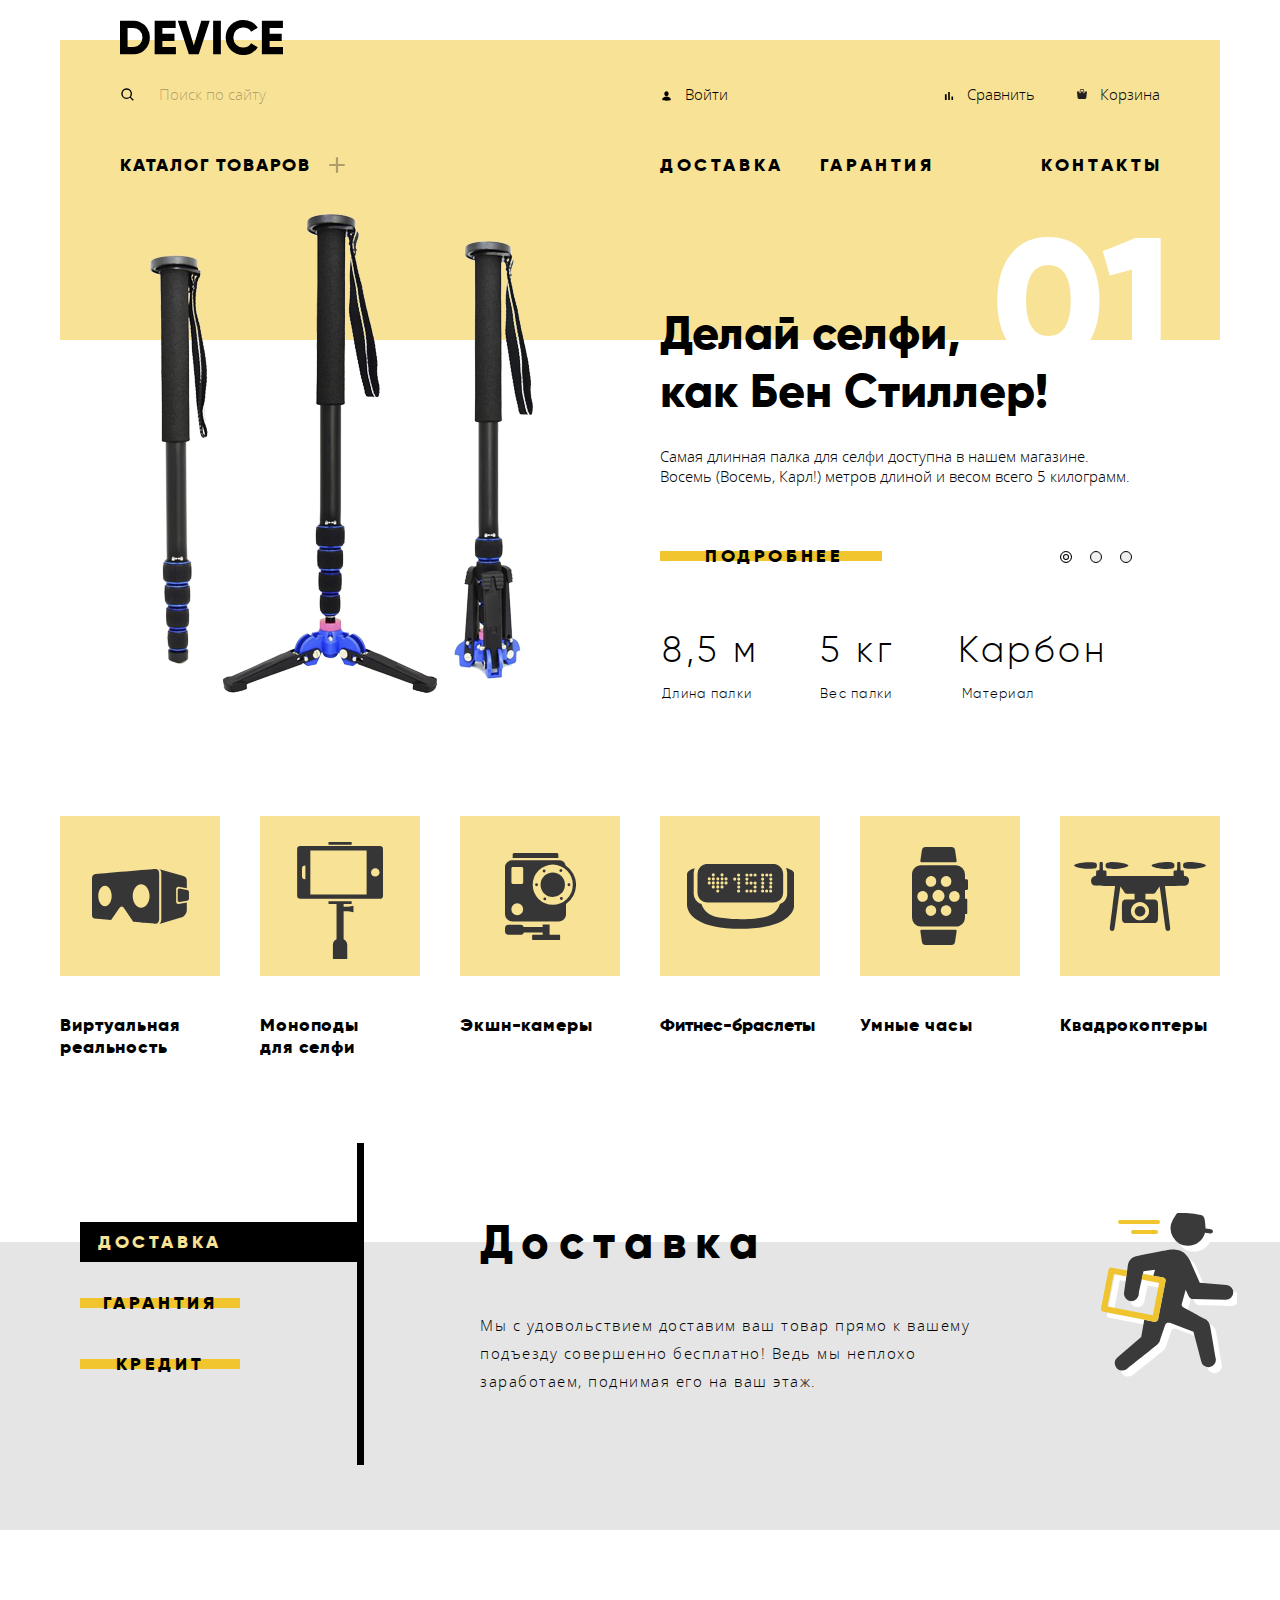
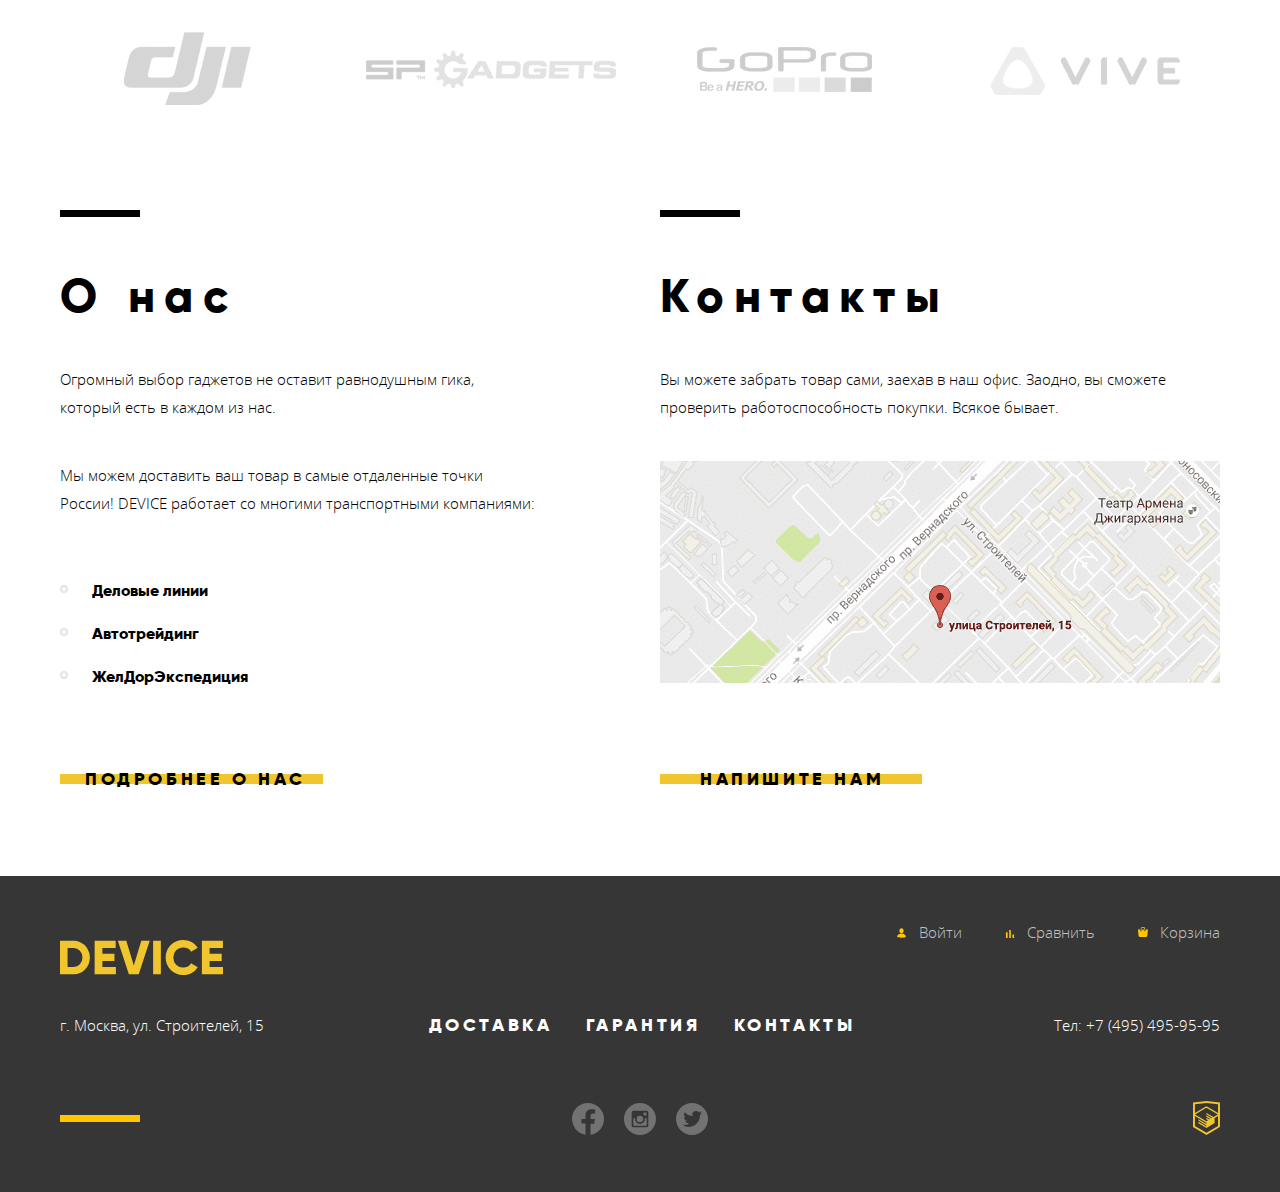
<file: index.html>
<!DOCTYPE html>
<html class="page" lang="ru">

<head>
  <meta charset="utf-8">
  <title>HTML Academy: Девайс</title>
  <link href="css/normalize.css" rel="stylesheet" />
  <link href="css/style-min.css" rel="stylesheet" />
</head>

<body class="page-body">
  <header class="header size">
    <a class="logo">
      <svg width="163" height="35">
        <g clip-path="url(#clip0)">
          <path fill-rule="evenodd" clip-rule="evenodd"
            d="M-.15.7v33.6h13.53a15.72 15.72 0 0011.72-4.82 16.46 16.46 0 004.71-11.98A16.46 16.46 0 0019.75 1.88 15.72 15.72 0 0013.38.7H-.15zm7.73 26.21V8.09h5.8a8.65 8.65 0 016.5 2.57 9.4 9.4 0 012.5 6.84 9.4 9.4 0 01-2.5 6.84 8.64 8.64 0 01-6.5 2.57h-5.8zm34.8-5.95h12.08v-7.3H42.38V8.09h13.29V.7H34.65v33.6H55.9v-7.39H42.38v-5.95zM78.72 34.3L89.74.7H81.3l-7.5 24.72L66.3.7h-8.45l11.02 33.6h9.85zm14.4 0h7.74V.7h-7.73v33.6zm38.62-1.41a15.5 15.5 0 006.04-5.7l-6.67-3.83a7.48 7.48 0 01-3.16 3.02 9.87 9.87 0 01-4.67 1.1 9.6 9.6 0 01-7.17-2.73 9.91 9.91 0 01-2.69-7.25 9.93 9.93 0 012.69-7.25 9.6 9.6 0 017.17-2.74 9.9 9.9 0 014.64 1.08 7.59 7.59 0 013.2 3.05l6.66-3.84a15.87 15.87 0 00-6.09-5.69 17.42 17.42 0 00-8.4-2.08 17.12 17.12 0 00-17.6 17.47 17.12 17.12 0 0017.59 17.47c2.95.03 5.86-.69 8.46-2.08zm17.88-11.93h12.08v-7.3h-12.08V8.09h13.29V.7h-21.03v33.6h21.27v-7.39h-13.53v-5.95z"
            fill="#000" />
        </g>
        <defs></defs>
      </svg>
    </a>
    <div class="user-navigation">
      <form class="search">
        <label class="search-label visually-hidden" for="search-input">Поиск по сайту</label>
        <input type="text" id="search-input" placeholder="Поиск по сайту">
        <button type="submit">Найти</button>
      </form>
      <div class="additional-navigation">
        <a class="login" href="blank.html">Войти</a>
        <a class="compare" href="blank.html">Сравнить</a>
        <a class="basket" href="blank.html">Корзина</a>
      </div>
    </div>
    <nav class="header-navigation">
      <ul class="navigation-items">
        <li class="navigation-item navigation-catalog">
          <a class="catalog-add" href="blank.html">Каталог товаров</a>
          <ul class="catalog-items">
            <li class="catalog-item vr">
              <a href="blank.html">Виртуальная реальность</a>
            </li>
            <li class="catalog-item mp">
              <a href="catalog.html">Моноподы для селфи</a>
            </li>
            <li class="catalog-item ac">
              <a href="blank.html">Экшн-камеры</a>
            </li>
            <li class="catalog-item sb">
              <a href="blank.html">Фитнес-браслеты</a>
            </li>
            <li class="catalog-item sw">
              <a href="blank.html">Умные часы</a>
            </li>
            <li class="catalog-item q">
              <a href="blank.html">Квадрокоптер</a>
            </li>
          </ul>
        </li>
        <li class="navigation-item navigation-delivery">
          <a href="blank.html">Доставка</a>
        </li>
        <li class="navigation-item navigation-guarantee">
          <a href="blank.html">Гарантия</a>
        </li>
        <li class="navigation-item navigation-contacts">
          <a href="blank.html">Контакты</a>
        </li>
      </ul>
    </nav>
  </header>
  <main>
    <h1 class="visually-hidden">Девайс</h1>
    <section class="promo">
      <h2 class="visually-hidden">Рекламируемые товары</h2>
      <ul class="promo-items">
        <li class="promo-item selfie-stick">
          <article class="promo-article">
            <h3 class="visually-hidden">Селфи-палка</h3>
            <img class="promo-img" src="img/slider-1-1.png" width="384" height="486" alt="Селфи-палка">
            <div class="article-box">
              <p class="tagline">
                Делай селфи,<br> как Бен Стиллер!
              </p>
              <p class="promo-content">
                Самая длинная палка для селфи доступна в нашем магазине. Восемь (Восемь, Карл!) метров длиной и весом
                всего 5 килограмм.
              </p>
              <div class="promo-box">
                <a class="btn" href="blank.html">Подробнее</a>
              </div>
              <table class="parameters-items">
                <tr>
                  <td class="td-value">8,5 м</td>
                  <td class="td-value">5 кг</td>
                  <td class="td-value">Карбон</td>
                </tr>
                <tr>
                  <td class="td-parameter">Длина палки</td>
                  <td class="td-parameter">Вес палки</td>
                  <td class="td-parameter">Материал</td>
                </tr>
              </table>
            </div>
          </article>
        </li>
        <li class="promo-item smart-band none">
          <article class="promo-article">
            <h3 class="visually-hidden">Фитнес-браслет</h3>
            <img class="promo-img" src="img/slider-2-1.png" width="345" height="485" alt="Фитнес-браслет">
            <div class="article-box">
              <p class="tagline">
                Худеем<br> правильно!
              </p>
              <p class="promo-content">
                Мотивирующие фитнес-браслеты помогут найти в себе силы<br> не пропускать занятия и соблюдать диету.
              </p>
              <div class="promo-box">
                <a class="btn" href="blank.html">Подробнее</a>
              </div>
              <table class="parameters-items">
                <tr>
                  <td class="td-value">48 часов</td>
                </tr>
                <tr>
                  <td class="parameters-item">Без подзарядки</td>
                </tr>
              </table>
            </div>
          </article>
        </li>
        <li class="promo-item quadcopter none">
          <article class="promo-article">
            <h3 class="visually-hidden">Квадрокоптер</h3>
            <img class="promo-img" src="img/slider-3-1.png" width="526" height="333" alt="Квадрокоптер">
            <div class="article-box">
              <p class="tagline">
                Порхает как бабочка, жалит как пчела!
              </p>
              <p class="promo-content">
                Этот обычный, на первый взгляд, квадрокоптер оснащен мощным лазером, замаскированным под стандартную
                камеру.
              </p>
              <div class="promo-box">
                <a class="btn" href="blank.html">Подробнее</a>
              </div>
              <table class="parameters-items">
                <tr>
                  <td class="td-value">800 м</td>
                  <td class="td-value">50 м</td>
                </tr>
                <tr>
                  <td class="parameters-item">Дальность полета</td>
                  <td class="parameters-item">Радиус поражения</td>
                </tr>
              </table>
            </div>

          </article>
        </li>
      </ul>
      <ul class="promo-sliders">
        <li>
          <button class="promo-slider promo-slider-active one" type="button" aria-label="Квадрокоптер"></button>
        </li>
        <li>
          <button class="promo-slider two" type="button" aria-label="Фитнес-браслет"></button>
        </li>
        <li>
          <button class="promo-slider three" type="button" aria-label="Селфи-палкат"></button>
        </li>
      </ul>
    </section>
    <section class="best size">
      <h2 class="visually-hidden">Лучшие товары</h2>
      <ul class="best-items">
        <li class="best-item">
          <a class="best-link" href="blank.html">
            <div class="svg-box">
              <svg width="97" height="55">
                <g clip-path="url(#clip0)" fill="#363636">
                  <path
                    d="M84.13 32.64V20c0-1.3 1.05-2.37 2.34-2.37l8.32 1.58v-8.19c0-2.35-1.7-3.43-4.2-4.26L67.4.18c1.62 1.39 1.9 2.04 1.9 4.4v45.2c0 2.36-.46 4.07-1.97 5.21l23.26-7.07c2.4-.83 4.2-4.21 4.2-6.57v-7.91l-8.32 1.57a2.35 2.35 0 01-2.34-2.37z" />
                  <path
                    d="M95.13 20.98l-7.6-1.45c-1 0-1.82.83-1.82 1.86v9.86c0 1.03.81 1.86 1.82 1.86l7.6-1.43c1.15-.42 1.82-.83 1.82-1.86v-6.99c0-1.02-.76-1.5-1.82-1.85zM67.17 4.48c0-5.08-4.23-4.46-4.23-4.46S5.84 4.74 2.84 5.15C-.16 5.55 0 9.53 0 9.53v36.28c0 3.74 2.6 3.75 2.6 3.75l16.48 1.4L27.2 39.3s1.11-1.83 2.5-1.83c1.4 0 2.44 1.86 2.44 1.86l9.06 13.52s18.9 1.91 22.52 1.91c3.63 0 3.44-5.02 3.44-5.02V4.48zM12.98 37.2c-3.7 0-6.7-4.6-6.7-10.27 0-5.68 3-10.28 6.7-10.28s6.7 4.6 6.7 10.28c0 5.67-3 10.27-6.7 10.27zm36.16 1.43c-4.66 0-8.44-5.24-8.44-11.7 0-6.47 3.78-11.7 8.44-11.7s8.44 5.23 8.44 11.7c0 6.46-3.78 11.7-8.44 11.7z" />
                </g>
                <defs></defs>
              </svg>
            </div>
            <h3>Виртуальная реальность</h3>
          </a>
        </li>
        <li class="best-item">
          <a class="best-link" href="catalog.html">
            <div class="svg-box svg-box-down">
              <svg width="86" height="117">
                <g clip-path="url(#clip0)" fill="#363636">
                  <path
                    d="M82.82 4.01H3.33A3.19 3.19 0 00.14 7.2V53.6a3.19 3.19 0 003.19 3.2h79.5A3.19 3.19 0 0086 53.6V7.2A3.19 3.19 0 0082.82 4zM8.4 37.24h-.22a3.19 3.19 0 01-3.2-3.2v-7.28a3.19 3.19 0 013.2-3.18h.22v13.66zM69.62 52.4H13.34v-44h56.28v44zm8.78-17.86a4.15 4.15 0 110-8.29 4.15 4.15 0 010 8.3zM54.65 0H31.5v2.76h23.15V0zM46.6 64.86V61.9h8.05v-2.76H31.5v2.76h8.04v35.24a6.07 6.07 0 00-3.63 5.56V117h14.33v-14.3c0-2.5-1.5-4.63-3.63-5.56v-28h4.8l5.04 1.22v-6.71l-5.05 1.21h-4.8z" />
                </g>
                <defs>
                  <path fill="#fff" d="M0 0h86v117H0z" />
                </defs>
              </svg>
            </div>
            <h3>Моноподы<br> для селфи</h3>
          </a>
        </li>
        <li class="best-item">
          <a class="best-link" href="blank.html">
            <div class="svg-box">
              <svg width="71" height="87">
                <g clip-path="url(#clip0)" fill="#363636">
                  <path
                    d="M53.35 1.49c0-.74-.58-1.49-1.31-1.49H9.05c-.73 0-1.38.75-1.38 1.49v3.52h45.68V1.5zM54.2 81.8h-9.6V71.44h-6.95v2.5H18.77a3.49 3.49 0 00-3.18-2.15H3.56A3.59 3.59 0 000 75.31v3.02a3.55 3.55 0 003.56 3.48h12.03c1.52 0 2.8-.9 3.27-2.33h18.79v2.33h-9.52c-.53 0-1.01.44-1.01.97v3.17c0 .54.48 1.05 1.01 1.05H54.2c.53 0 .93-.51.93-1.05v-3.17c0-.53-.4-.97-.93-.97zM60.67 12.39a7.04 7.04 0 00-6.77-5.05H7.15A7.1 7.1 0 000 14.36v46.9a7.18 7.18 0 007.15 7.12h46.74c3.9 0 7.13-3.2 7.13-7.12V50.92a23.3 23.3 0 00-.36-38.52zM12.24 62.15a5.91 5.91 0 11.02-11.82 5.91 5.91 0 01-.02 11.82zm5.96-32.6c0 .78-.64 1.42-1.42 1.42H7.84c-.78 0-1.42-.64-1.42-1.42V15.39c0-.79.64-1.43 1.42-1.43h8.94c.78 0 1.42.64 1.42 1.43v14.16zm29.56 22.3a20.1 20.1 0 01-20.05-20.12 20.1 20.1 0 0120.05-20.12 20.1 20.1 0 0120.06 20.13 20.1 20.1 0 01-20.06 20.12z" />
                  <path
                    d="M47.76 43.96a12.2 12.2 0 0012.19-12.23 12.2 12.2 0 00-12.19-12.22 12.2 12.2 0 00-12.19 12.22 12.2 12.2 0 0012.2 12.23zM31.56 33.17a1.43 1.43 0 100-2.87 1.43 1.43 0 000 2.87zM63.96 33.17a1.43 1.43 0 100-2.87 1.43 1.43 0 000 2.87zM39.1 19.43a1.43 1.43 0 100-2.87 1.43 1.43 0 000 2.87zM56.41 46.91a1.43 1.43 0 100-2.86 1.43 1.43 0 000 2.86zM55.7 19a1.44 1.44 0 100-2.87 1.44 1.44 0 000 2.87zM39.83 47.34a1.43 1.43 0 100-2.87 1.43 1.43 0 000 2.87z" />
                </g>
              </svg>
            </div>
            <h3>Экшн-камеры</h3>
          </a>
        </li>
        <li class="best-item">
          <a class="best-link" href="blank.html">
            <div class="svg-box">
              <svg width="107" height="65">
                <g clip-path="url(#clip0)" fill="#363636">
                  <path
                    d="M98.97 4.07a10.4 10.4 0 011.2 4.82V30c0 4.62-3.09 8.53-7.24 9.9-1.33 4-3.78 7.86-8.05 10.44-8.68 5.23-31.12 4.83-31.2 4.83-.08 0-22.51.4-31.19-4.83a18.73 18.73 0 01-8.04-10.28 10.5 10.5 0 01-7.76-10.06V8.9c0-1.69.43-3.28 1.14-4.69C4.17 5.1 0 6.92 0 10.43v29.99c0 10.25 11.84 24.43 53.66 24.43 41.82 0 53.65-14.18 53.65-24.43V10.43c0-3.68-4.57-5.49-8.34-6.36z" />
                  <path
                    d="M20.56 38.46h65.52c5.57 0 10.08-4.51 10.08-10.08V9.93c0-5.56-4.51-10.07-10.08-10.07H20.56A10.08 10.08 0 0010.5 9.93v18.45c0 5.57 4.5 10.08 10.07 10.08zm63.13-29a1.57 1.57 0 110 3.15 1.57 1.57 0 010-3.14zm0 4.05a1.57 1.57 0 110 3.13 1.57 1.57 0 010-3.13zm0 4.04a1.57 1.57 0 110 3.13 1.57 1.57 0 010-3.13zm0 3.82a1.57 1.57 0 110 3.14 1.57 1.57 0 010-3.14zm0 4.04a1.57 1.57 0 110 3.14 1.57 1.57 0 010-3.14zM79.66 9.47a1.57 1.57 0 110 3.13 1.57 1.57 0 010-3.13zm0 15.94a1.57 1.57 0 110 3.14 1.57 1.57 0 010-3.14zM75.62 9.47a1.57 1.57 0 110 3.14 1.57 1.57 0 010-3.14zm0 4.04a1.57 1.57 0 110 3.14 1.57 1.57 0 010-3.14zm0 4.04a1.57 1.57 0 110 3.13 1.57 1.57 0 010-3.13zm0 3.82a1.57 1.57 0 110 3.14 1.57 1.57 0 010-3.14zm0 4.04a1.57 1.57 0 110 3.14 1.57 1.57 0 010-3.14zM67.96 9.47a1.57 1.57 0 110 3.13 1.57 1.57 0 010-3.13zm0 8.08a1.57 1.57 0 110 3.13 1.57 1.57 0 010-3.13zm0 3.88a1.57 1.57 0 110 3.13 1.57 1.57 0 010-3.13zm0 3.98a1.57 1.57 0 110 3.14 1.57 1.57 0 010-3.14zM63.94 9.47a1.57 1.57 0 110 3.14 1.57 1.57 0 010-3.14zm0 8.08a1.57 1.57 0 110 3.13 1.57 1.57 0 010-3.13zm0 7.86a1.57 1.57 0 110 3.14 1.57 1.57 0 010-3.14zM59.89 9.47a1.57 1.57 0 110 3.14 1.57 1.57 0 010-3.14zm0 4.04a1.57 1.57 0 110 3.14 1.57 1.57 0 010-3.14zm0 4.04a1.57 1.57 0 110 3.14 1.57 1.57 0 010-3.14zm0 7.86a1.57 1.57 0 110 3.14 1.57 1.57 0 010-3.14zm-8.3-15.94a1.57 1.57 0 110 3.14 1.57 1.57 0 010-3.14zm0 4.04a1.57 1.57 0 110 3.13 1.57 1.57 0 010-3.13zm0 4.04a1.57 1.57 0 110 3.13 1.57 1.57 0 010-3.13zm0 3.88a1.57 1.57 0 11.01 3.13 1.57 1.57 0 010-3.13zm0 3.98a1.57 1.57 0 110 3.14 1.57 1.57 0 010-3.14zm-4.03-11.9a1.57 1.57 0 110 3.13 1.57 1.57 0 010-3.13zm-8.5-.21a1.57 1.57 0 110 3.14 1.57 1.57 0 010-3.15zm0 4.03a1.57 1.57 0 110 3.14 1.57 1.57 0 010-3.14zm-4.04-8.08a1.57 1.57 0 110 3.14 1.57 1.57 0 010-3.14zm0 4.04a1.57 1.57 0 110 3.14 1.57 1.57 0 010-3.13zm0 4.04a1.57 1.57 0 110 3.14 1.57 1.57 0 010-3.14zm0 4.04a1.57 1.57 0 110 3.14 1.57 1.57 0 010-3.14zm-4.26-8.08a1.57 1.57 0 110 3.14 1.57 1.57 0 010-3.13zm0 4.04a1.57 1.57 0 110 3.14 1.57 1.57 0 010-3.14zm0 4.04a1.57 1.57 0 110 3.14 1.57 1.57 0 010-3.14zm0 4.04a1.57 1.57 0 110 3.14 1.57 1.57 0 010-3.14zM26.3 9.25a1.57 1.57 0 110 3.15 1.57 1.57 0 010-3.15zm0 4.04a1.57 1.57 0 110 3.15 1.57 1.57 0 010-3.15zm0 4.04a1.57 1.57 0 110 3.14 1.57 1.57 0 010-3.14zm0 4.04a1.57 1.57 0 110 3.15 1.57 1.57 0 010-3.15zm-4.04-8.08a1.57 1.57 0 110 3.15 1.57 1.57 0 010-3.15zm0 4.04a1.57 1.57 0 110 3.14 1.57 1.57 0 010-3.14z" />
                </g>
                <defs></defs>
              </svg>
            </div>
            <h3 class="not-ls">Фитнес-браслеты</h3>
          </a>
        </li>
        <li class="best-item">
          <a class="best-link" href="blank.html">
            <div class="svg-box">
              <svg width="56" height="98">
                <g clip-path="url(#clip0)" fill="#363636">
                  <path
                    d="M54.5 32.2h-1.52v-4.64a9.16 9.16 0 00-9.08-9.19H9.08c-5 0-9.08 4.13-9.08 9.19v42.86a9.16 9.16 0 009.08 9.19H43.9c5 0 9.08-4.13 9.08-9.19v-3.41h1.52c.41 0 .75-.34.75-.76V52.47a.76.76 0 00-.76-.77h-1.51v-8.79h1.52c.83 0 1.5-.68 1.5-1.53v-7.65c0-.84-.67-1.53-1.5-1.53zm-20.42-3.11c2.93 0 5.3 2.4 5.3 5.36a5.33 5.33 0 01-5.3 5.35c-2.92 0-5.3-2.4-5.3-5.35a5.33 5.33 0 015.3-5.36zm-15.13 0c2.92 0 5.3 2.4 5.3 5.36a5.33 5.33 0 01-5.3 5.35c-2.93 0-5.3-2.4-5.3-5.35a5.33 5.33 0 015.3-5.36zM5.3 49.39a5.33 5.33 0 015.3-5.35c2.92 0 5.3 2.4 5.3 5.36a5.33 5.33 0 01-5.3 5.36c-2.93 0-5.3-2.4-5.3-5.36zm13.64 19.5c-2.92 0-5.3-2.4-5.3-5.35a5.33 5.33 0 015.3-5.36c2.93 0 5.3 2.4 5.3 5.36a5.33 5.33 0 01-5.3 5.35zm1.5-19.9a6.09 6.09 0 016.05-6.12 6.09 6.09 0 016.06 6.12 6.09 6.09 0 01-6.06 6.13 6.1 6.1 0 01-6.05-6.13zm13.64 19.9c-2.92 0-5.3-2.4-5.3-5.35a5.33 5.33 0 015.3-5.36c2.93 0 5.3 2.4 5.3 5.36a5.33 5.33 0 01-5.3 5.35zm8.3-14.13c-2.92 0-5.3-2.4-5.3-5.36a5.33 5.33 0 015.3-5.36c2.93 0 5.3 2.4 5.3 5.36a5.33 5.33 0 01-5.3 5.36zM9.65 15.31h33.68c.85 0 1.44-.68 1.3-1.51l-1.6-10.77A3.68 3.68 0 0039.5 0H13.47a3.68 3.68 0 00-3.51 3.03L8.34 13.8c-.12.83.46 1.51 1.3 1.51zM43.33 82.67H9.65c-.85 0-1.43.68-1.3 1.52l1.6 10.76a3.68 3.68 0 003.52 3.03h26.04a3.68 3.68 0 003.51-3.02l1.62-10.77a1.28 1.28 0 00-1.3-1.52z" />
                </g>
                <defs></defs>
              </svg>
            </div>
            <h3>Умные часы</h3>
          </a>
        </li>
        <li class="best-item">
          <a class="best-link" href="blank.html">
            <div class="svg-box">
              <svg width="132" height="69">
                <g clip-path="url(#clip0)" fill="#363636">
                  <path
                    d="M12.05.26C6.51.75 1.84 1.86.58 2.93c-.73.62-.73.62-.24 1.16C1 4.8 4.06 5.73 7.6 6.32c4 .67 12.51.7 13.72.05 1.22-.66 1.63-1.41 1.63-2.98 0-1.62-.62-2.41-2.22-2.85C19.27.15 14.94 0 12.05.26zM25.77.49c-.13.28-.25 2.1-.25 4.11 0 4.06.15 3.78-2.2 3.93l-1.03.08-.13 2.54-.12 2.55-1.2.28c-2.57.67-3.99 2.6-3.78 5.3.13 1.92 1.03 3.34 2.58 4.08 1.1.52 1.47.54 11.24.54 5.55 0 10.14.08 10.19.18.05.13-1.1 9.4-2.58 20.64-1.44 11.23-2.68 21-2.7 21.67C35.72 68 36.6 69 38.12 69c1.24 0 2.01-.64 2.32-1.9.13-.52 1.5-10.34 3.02-21.83a727.78 727.78 0 012.94-20.86c.1 0 1.08 1.4 2.2 3.13 2.93 4.63 2.4 4.32 7.63 4.32h4.36v5.63l-5.14.08c-4.72.07-5.2.12-5.88.61-1.57 1.16-1.62 1.42-1.62 10.98 0 9.53.02 9.79 1.52 11.05l.85.7H81.7l.85-.7c1.5-1.26 1.52-1.52 1.52-11.05 0-9.56-.05-9.82-1.63-10.98-.67-.49-1.16-.54-5.88-.61l-5.13-.08v-5.63h4.36c5.23 0 4.7.3 7.63-4.32a25.53 25.53 0 012.2-3.13c.07 0 1.42 9.4 2.94 20.86 1.52 11.5 2.89 21.31 3.01 21.83.31 1.26 1.09 1.9 2.33 1.9 1.52 0 2.4-1 2.34-2.62-.02-.67-1.26-10.44-2.7-21.67a903 903 0 01-2.58-20.64c.05-.1 4.64-.18 10.19-.18 9.77 0 10.13-.02 11.24-.54 1.55-.74 2.45-2.16 2.58-4.08a4.75 4.75 0 00-3.8-5.3L110 13.7l-.13-2.55-.13-2.54-1.03-.08c-2.34-.15-2.2.13-2.2-3.93 0-2-.12-3.83-.25-4.11-.2-.36-.54-.49-1.37-.49-.61 0-1.23.13-1.42.3-.2.21-.3 1.47-.3 3.94 0 2.47-.1 3.73-.31 3.93-.18.18-.9.31-1.65.31-1.63 0-1.66.05-1.66 3.11v2.29H32.48v-2.29c0-3.06-.02-3.1-1.65-3.1-.75 0-1.47-.14-1.65-.32-.2-.2-.31-1.46-.31-3.93s-.1-3.73-.3-3.93C28.37.13 27.75 0 27.13 0c-.82 0-1.16.13-1.37.49zM68.62 40.6c2.89.9 5.39 3.4 6.16 6.17.44 1.54.31 4.21-.28 5.78a10.23 10.23 0 01-4.57 4.94c-1.29.64-1.75.71-3.92.71-2.16 0-2.63-.07-3.92-.71a10.22 10.22 0 01-4.56-4.94c-.6-1.57-.73-4.24-.29-5.78a9.58 9.58 0 016.06-6.17 7.56 7.56 0 015.32 0z" />
                  <path
                    d="M63.8 44.44c-2.04.92-3.51 3.65-3.07 5.73a5.43 5.43 0 008 3.7 5.3 5.3 0 002.44-5.78 5.38 5.38 0 00-5.16-4.14c-.64 0-1.62.23-2.22.49zM36.1.15c-3.93.67-4.52 1.14-4.52 3.45 0 1.82.46 2.41 2.27 2.95 1.55.47 7.17.52 10.5.13 6.86-.82 11.32-2.54 9.7-3.75-1.27-.9-4.9-1.88-9.06-2.39-2.47-.3-8-.54-8.9-.39zM89.48.26c-6.31.59-11.86 2.08-11.86 3.18 0 1.73 7.84 3.47 15.63 3.5 5.8 0 7.2-.64 7.2-3.34 0-1.83-.62-2.62-2.38-3.09C96.42.11 92.4 0 89.48.26zM112.78.28c-1.78.23-3.02.77-3.43 1.5-.4.76-.31 2.9.15 3.57.93 1.3 1.65 1.46 7.07 1.46 3.66 0 5.8-.13 7.87-.49 3.53-.59 6.6-1.51 7.24-2.23.5-.54.5-.54-.23-1.16-1.34-1.13-5.96-2.18-11.92-2.67-3.48-.29-4.48-.29-6.75.02z" />
                </g>
                <defs></defs>
              </svg>
            </div>
            <h3>Квадрокоптеры </h3>
          </a>
        </li>
      </ul>
    </section>
    <section class="services">
      <div class="services-box size">
        <h2 class="visually-hidden">Сервис</h2>
        <ul class="services-items">
          <li class="services-item">
            <button class="btn btn-delivery services-active" type="button">Доставка</button>
          </li>
          <li class="services-item">
            <button class="btn btn-guarantee" type="button">Гарантия</button>
          </li>
          <li class="services-item">
            <button class="btn btn-credit" type="button">Кредит</button>
          </li>
        </ul>
        <ul class="services-contents">
          <li class="services-content">
            <article class="service-delivery">
              <h3>Доставка</h3>
              <p class="delivery-content">
                Мы с удовольствием доставим ваш товар прямо к вашему подъезду совершенно
                бесплатно! Ведь мы неплохо заработаем, поднимая его на ваш этаж.
              </p>
            </article>
          </li>
          <li class="services-content">
            <article class="service-guarantee none">
              <h3>Гарантия</h3>
              <p class="guarantee-content">
                Если из-за возгорания купленного у нас товара у вас сгорит дом — не
                переживайте, мы выдадим вам новый.<br> Товар, не дом, конечно же.
              </p>
            </article>
          </li>
          <li class="services-content">
            <article class="service-credit none">
              <h3>Кредит</h3>
              <p class="credit-content">
                Залезть в долговую яму стало проще! Кредитные консультанты подберут для вас
                наиболее выгодные<br> условия кредита. Выгодные для нашего банка, разумеется.
              </p>
            </article>
          </li>
        </ul>
      </div>
    </section>
    <section class="producers size">
      <h2 class="visually-hidden">Производители</h2>
      <ul class="producers-items">
        <li class="producers-item">
          <a class="producers-logo dji">
            <img src="img/logo-color-1.png" width="260" height="100" alt="DJI">
          </a>
        </li>
        <li class="producers-item">
          <a class="producers-logo sp-gadgets">
            <img src="img/logo-color-2.png" width="260" height="100" alt="SP Gadgets">
          </a>
        </li>
        <li class="producers-item">
          <a class="producers-logo gopro">
            <img src="img/logo-color-3.png" width="260" height="100" alt="GoPro">
          </a>
        </li>
        <li class="producers-item">
          <a class="producers-logo vive">
            <img src="img/logo-color-4.png" width="260" height="100" alt="Vive">
          </a>
        </li>
      </ul>
    </section>
    <div class="box-info-contacts size">
      <section class="info">
        <h2>О нас</h2>
        <p class="content info-content">
          Огромный выбор гаджетов не оставит равнодушным гика, который есть в каждом из
          нас.
        </p>
        <p class="content info-content">
          Мы можем доставить ваш товар в самые отдаленные точки России! DEVICE работает со
          многими транспортными компаниями:
        </p>
        <ul class="transport-items">
          <li class="transport-item">Деловые линии</li>
          <li class="transport-item">Автотрейдинг</li>
          <li class="transport-item">ЖелДорЭкспедиция</li>
        </ul>
        <a class="btn" href="blank.html">Подробнее о нас</a>
      </section>
      <section class="contacts">
        <h2>Контакты</h2>
        <p class="content contacts-content">Вы можете забрать товар сами, заехав в наш офис. Заодно, вы сможете
          проверить работоспособность покупки. Всякое бывает.</p>
        <a class="content contacts-content">
          <img class="map-open" src="img/map.png" width="560" height="222" alt="Карта">
        </a>
        <a class="btn write-us-open" href="blank.html">Напишите нам</a>
      </section>
    </div>
  </main>
  <footer class="footer">
    <div class="footer-box size">
      <a class="logo">
        <svg width="163" height="35">
          <g clip-path="url(#clip0)">
            <path fill-rule="evenodd" clip-rule="evenodd"
              d="M-.15.7v33.6h13.53a15.72 15.72 0 0011.72-4.82 16.46 16.46 0 004.71-11.98A16.46 16.46 0 0019.75 1.88 15.72 15.72 0 0013.38.7H-.15zm7.73 26.21V8.09h5.8a8.65 8.65 0 016.5 2.57 9.4 9.4 0 012.5 6.84 9.4 9.4 0 01-2.5 6.84 8.64 8.64 0 01-6.5 2.57h-5.8zm34.8-5.95h12.08v-7.3H42.38V8.09h13.29V.7H34.65v33.6H55.9v-7.39H42.38v-5.95zM78.72 34.3L89.74.7H81.3l-7.5 24.72L66.3.7h-8.45l11.02 33.6h9.85zm14.4 0h7.74V.7h-7.73v33.6zm38.62-1.41a15.5 15.5 0 006.04-5.7l-6.67-3.83a7.48 7.48 0 01-3.16 3.02 9.87 9.87 0 01-4.67 1.1 9.6 9.6 0 01-7.17-2.73 9.91 9.91 0 01-2.69-7.25 9.93 9.93 0 012.69-7.25 9.6 9.6 0 017.17-2.74 9.9 9.9 0 014.64 1.08 7.59 7.59 0 013.2 3.05l6.66-3.84a15.87 15.87 0 00-6.09-5.69 17.42 17.42 0 00-8.4-2.08 17.12 17.12 0 00-17.6 17.47 17.12 17.12 0 0017.59 17.47c2.95.03 5.86-.69 8.46-2.08zm17.88-11.93h12.08v-7.3h-12.08V8.09h13.29V.7h-21.03v33.6h21.27v-7.39h-13.53v-5.95z"
              fill="#F0C52E" />
          </g>
          <defs></defs>
        </svg>
      </a>
      <div class="additional-navigation additional-navigation-footer">
        <a class="login" href="blank.html">Войти</a>
        <a class="compare" href="blank.html">Сравнить</a>
        <a class="cart" href="blank.html">Корзина</a>
      </div>
      <address>г. Москва, ул. Строителей, 15</address>
      <p class="contacts-phone">
        Тел: <a class="phone" href="tel:+74954959595">+7 (495) 495-95-95</a>
      </p>
      <nav class="footer-navigation">
        <ul class="navigation-items">
          <li class="navigation-item navigation-delivery">
            <a href="blank.html">Доставка</a>
          </li>
          <li class="navigation-item navigation-guarantee">
            <a href="blank.html">Гарантия</a>
          </li>
          <li class="navigation-item navigation-contacts">
            <a href="blank.html">Контакты</a>
          </li>
        </ul>
      </nav>
      <ul class="social">
        <li class="social-item social-fb">
          <a href="https://www.facebook.com/">
            <span class="visually-hidden">Facebook</span>
            <svg width="32" height="32" fill="none" xmlns="http://www.w3.org/2000/svg">
              <path
                d="M32 16a16 16 0 10-18.5 15.8V20.62H9.44V16h4.06v-3.53c0-4 2.39-6.22 6.04-6.22 1.75 0 3.58.31 3.58.31v3.94h-2.01c-1.99 0-2.61 1.23-2.61 2.5v3h4.44l-.71 4.63H18.5V31.8A16 16 0 0032 16z"
                fill="#fff" />
            </svg>
          </a>
        </li>
        <li class="social-item social-ig">
          <a href="https://www.instagram.com/">
            <span class="visually-hidden">Instagram</span>
            <svg width="32" height="32" fill="none" xmlns="http://www.w3.org/2000/svg">
              <path
                d="M21 16a4.9997 4.9997 0 01-5 5 4.9997 4.9997 0 01-5-5c0-.285.03-.5633.0817-.8333H9.3333v6.6616a.838.838 0 00.8384.8384H21.83a.8383.8383 0 00.8367-.8384v-6.6616h-1.7484c.0517.27.0817.5483.0817.8333zm-5 3.3333a3.3336 3.3336 0 003.0799-2.059 3.335 3.335 0 00-.7237-3.6333 3.3332 3.3332 0 00-2.3579-.976A3.3341 3.3341 0 1016 19.3333zM20 12.5h1.9983A.5019.5019 0 0022.5 12v-1.9983a.502.502 0 00-.5017-.5017H20a.5014.5014 0 00-.5017.5017V12c.0017.275.2267.5.5017.5zM16 0a16 16 0 100 31.9999A16 16 0 0016 0zm8.3333 22.4817c0 1.0183-.8333 1.8516-1.8516 1.8516H9.5183c-1.0183 0-1.8516-.8333-1.8516-1.8516V9.5183c0-1.0183.8333-1.8516 1.8516-1.8516h12.9634c1.0183 0 1.8516.8333 1.8516 1.8516v12.9634z"
                fill="#fff" />
            </svg>
          </a>
        </li>
        <li class="social-item social-tw">
          <a href="https://twitter.com">
            <span class="visually-hidden">Twitter</span>
            <svg width="32" height="32" fill="none" xmlns="http://www.w3.org/2000/svg">
              <path
                d="M16 32a15.7 15.7 0 01-6.22-1.27 16.02 16.02 0 01-5.1-3.4 16.02 16.02 0 01-3.41-5.11A15.7 15.7 0 010 16c0-2.17.42-4.24 1.27-6.22a16.02 16.02 0 013.4-5.1 16.02 16.02 0 015.11-3.41A15.7 15.7 0 0116 0c2.17 0 4.24.42 6.22 1.27 1.98.84 3.68 1.97 5.1 3.4a16.02 16.02 0 013.41 5.11A15.7 15.7 0 0132 16c0 2.17-.42 4.24-1.27 6.22a16.02 16.02 0 01-3.4 5.1 16.02 16.02 0 01-5.11 3.41A15.7 15.7 0 0116 32zm9.4-24c-.12.06-.3.18-.56.34l-.6.41-.58.31-.66.22A3.68 3.68 0 0020.16 8c-2.44 0-3.66 1.02-3.66 3.06v1.85c-3.35-.17-5.93-1.4-7.72-3.7A2.52 2.52 0 008 11c0 1.38.51 2.42 1.53 3.13-.12 0-.3 0-.53.03-.23.02-.41.02-.55 0A1.57 1.57 0 018 14c0 .96.26 1.76.77 2.4a3.53 3.53 0 002.1 1.23c-.2.25-.5.37-.87.37-.33 0-.63-.1-.88-.28 0 .81.4 1.44 1.18 1.89.78.45 1.66.68 2.64.7-.38.57-.92.99-1.64 1.27-.72.28-1.49.42-2.3.42-.3 0-.7-.07-1.2-.22l-.8-.22c.33.67 1.02 1.24 2.05 1.72 1.03.48 2.34.72 3.92.72a10.3 10.3 0 007-2.69A13.08 13.08 0 0024 12c0-.04.13-.13.38-.27.25-.13.54-.31.87-.54.33-.23.58-.47.75-.72-1.13 0-1.88.02-2.25.06.73-.44 1.28-1.28 1.66-2.53z"
                fill="#fff" />
            </svg>
          </a>
        </li>
      </ul>
      <a class="copyright" href="https://htmlacademy.ru/intensive/htmlcss">
        <span class="visually-hidden">HTML-academy</span>
      </a>
    </div>

  </footer>
  <div class="write-us none">
    <button type="button" class="close write-us-close" aria-label="Закрыть форму"></button>
    <form class="write-us-form" action="https://echo.htmlacademy.ru" method="POST">
      <div class="name-email-box">
        <label class="label-write" for="name">
          Ваше имя:<br>
          <input class="input-write" type="text" id="name" aria-label="Впишите ваше име" placeholder="Имя Фамилия">
        </label>
        <label class="label-write" for="e-mail">
          Ваш e-mail:<br>
          <input class="input-write" type="text" id="e-mail" aria-label="Впишите вашу электронную почту"
            placeholder="email@example.com">
        </label>
      </div>
      <label class="label-write mail-content" for="mail-content">Текст письма:</label>
      <textarea class="textarea-write" id="mail-content" placeholder="В свободной форме" rows="7"></textarea>
      <button class="btn" type="submit">Отправить</button>
    </form>
  </div>
  <div class="map none">
    <button type="button" class="close map-close" aria-label="Закрыть форму"></button>
    <iframe
      src="https://www.google.com/maps/embed?pb=!1m18!1m12!1m3!1d2249.1125488779953!2d37.52742931618986!3d55.68703098053585!2m3!1f0!2f0!3f0!3m2!1i1024!2i768!4f13.1!3m3!1m2!1s0x46b54cf65f5c8955%3A0x694710ccd55501e!2z0YPQuy4g0KHRgtGA0L7QuNGC0LXQu9C10LksIDE1LCDQnNC-0YHQutCy0LAsINCg0L7RgdGB0LjRjywgMTE5MzEx!5e0!3m2!1sru!2spl!4v1593880661222!5m2!1sru!2spl"
      width="994" height="593" style="border: 0;" allowfullscreen="" title="ул. Строителей, 15 Москва, Россия"
      tabindex="0">
    </iframe>
  </div>
  <script src="js/script-min.js"></script>
</body>

</html>
</file>
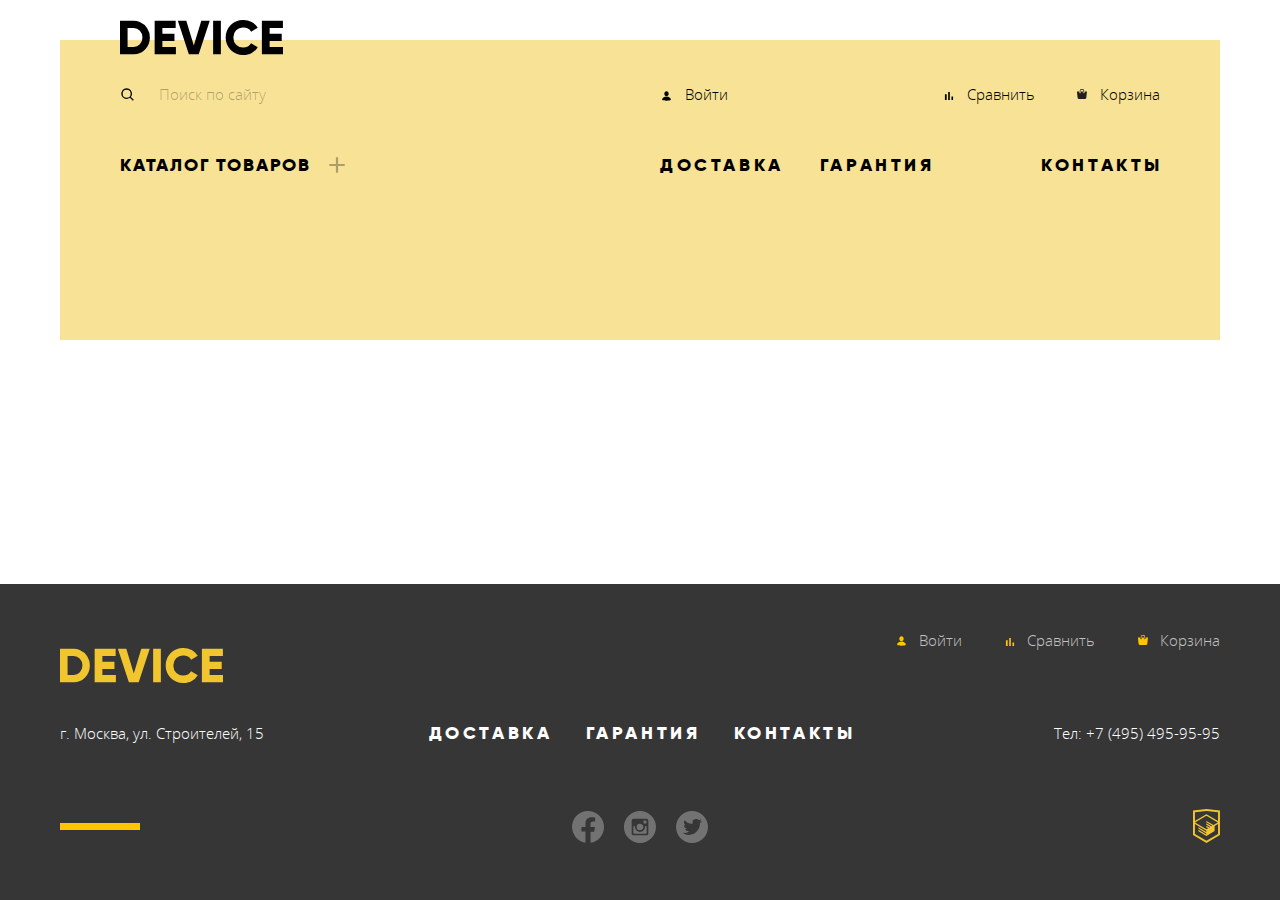
<file: blank.html>
<!DOCTYPE html>
<html class="page" lang="ru">
  <head>
    <meta charset="utf-8">
    <title>HTML Academy: Девайс</title>
    <link href="css/normalize.css" rel="stylesheet" />
    <link href="css/style-min.css" rel="stylesheet" />
  </head>
  <body class="page-body">
    <header class="header size">
      <a class="logo" href="index.html">
        <svg width="163" height="35">
          <g clip-path="url(#clip0)">
            <path fill-rule="evenodd" clip-rule="evenodd"
              d="M-.15.7v33.6h13.53a15.72 15.72 0 0011.72-4.82 16.46 16.46 0 004.71-11.98A16.46 16.46 0 0019.75 1.88 15.72 15.72 0 0013.38.7H-.15zm7.73 26.21V8.09h5.8a8.65 8.65 0 016.5 2.57 9.4 9.4 0 012.5 6.84 9.4 9.4 0 01-2.5 6.84 8.64 8.64 0 01-6.5 2.57h-5.8zm34.8-5.95h12.08v-7.3H42.38V8.09h13.29V.7H34.65v33.6H55.9v-7.39H42.38v-5.95zM78.72 34.3L89.74.7H81.3l-7.5 24.72L66.3.7h-8.45l11.02 33.6h9.85zm14.4 0h7.74V.7h-7.73v33.6zm38.62-1.41a15.5 15.5 0 006.04-5.7l-6.67-3.83a7.48 7.48 0 01-3.16 3.02 9.87 9.87 0 01-4.67 1.1 9.6 9.6 0 01-7.17-2.73 9.91 9.91 0 01-2.69-7.25 9.93 9.93 0 012.69-7.25 9.6 9.6 0 017.17-2.74 9.9 9.9 0 014.64 1.08 7.59 7.59 0 013.2 3.05l6.66-3.84a15.87 15.87 0 00-6.09-5.69 17.42 17.42 0 00-8.4-2.08 17.12 17.12 0 00-17.6 17.47 17.12 17.12 0 0017.59 17.47c2.95.03 5.86-.69 8.46-2.08zm17.88-11.93h12.08v-7.3h-12.08V8.09h13.29V.7h-21.03v33.6h21.27v-7.39h-13.53v-5.95z"
              fill="#000" />
          </g>
          <defs></defs>
        </svg>
      </a>
      <div class="user-navigation">
        <form class="search">
          <label class="search-label visually-hidden" for="search-input">Поиск по сайту</label>
          <input type="text" id="search-input" placeholder="Поиск по сайту">
          <button type="submit">Найти</button>
        </form>
        <div class="additional-navigation">
          <a class="login" href="blank.html">Войти</a>
          <a class="compare" href="blank.html">Сравнить</a>
          <a class="basket" href="blank.html">Корзина</a>
        </div>
      </div>
      <nav class="header-navigation">
        <ul class="navigation-items">
          <li class="navigation-item navigation-catalog">
            <a class="catalog-add" href="blank.html">Каталог товаров</a>
            <ul class="catalog-items">
              <li class="catalog-item vr">
                <a href="blank.html">Виртуальная реальность</a>
              </li>
              <li class="catalog-item mp">
                <a href="catalog.html">Моноподы для селфи</a>
              </li>
              <li class="catalog-item ac">
                <a href="blank.html">Экшн-камеры</a>
              </li>
              <li class="catalog-item sb">
                <a href="blank.html">Фитнес-браслеты</a>
              </li>
              <li class="catalog-item sw">
                <a href="blank.html">Умные часы</a>
              </li>
              <li class="catalog-item q">
                <a href="blank.html">Квадрокоптер</a>
              </li>
            </ul>
          </li>
          <li class="navigation-item navigation-delivery">
            <a href="blank.html">Доставка</a>
          </li>
          <li class="navigation-item navigation-guarantee">
            <a href="blank.html">Гарантия</a>
          </li>
          <li class="navigation-item navigation-contacts">
            <a href="blank.html">Контакты</a>
          </li>
        </ul>
      </nav>
    </header>
    
    <footer class="footer footer-other">
      <div class="footer-box size">
        <a class="logo" href="index.html">
          <svg width="163" height="35">
            <g clip-path="url(#clip0)">
              <path fill-rule="evenodd" clip-rule="evenodd"
                d="M-.15.7v33.6h13.53a15.72 15.72 0 0011.72-4.82 16.46 16.46 0 004.71-11.98A16.46 16.46 0 0019.75 1.88 15.72 15.72 0 0013.38.7H-.15zm7.73 26.21V8.09h5.8a8.65 8.65 0 016.5 2.57 9.4 9.4 0 012.5 6.84 9.4 9.4 0 01-2.5 6.84 8.64 8.64 0 01-6.5 2.57h-5.8zm34.8-5.95h12.08v-7.3H42.38V8.09h13.29V.7H34.65v33.6H55.9v-7.39H42.38v-5.95zM78.72 34.3L89.74.7H81.3l-7.5 24.72L66.3.7h-8.45l11.02 33.6h9.85zm14.4 0h7.74V.7h-7.73v33.6zm38.62-1.41a15.5 15.5 0 006.04-5.7l-6.67-3.83a7.48 7.48 0 01-3.16 3.02 9.87 9.87 0 01-4.67 1.1 9.6 9.6 0 01-7.17-2.73 9.91 9.91 0 01-2.69-7.25 9.93 9.93 0 012.69-7.25 9.6 9.6 0 017.17-2.74 9.9 9.9 0 014.64 1.08 7.59 7.59 0 013.2 3.05l6.66-3.84a15.87 15.87 0 00-6.09-5.69 17.42 17.42 0 00-8.4-2.08 17.12 17.12 0 00-17.6 17.47 17.12 17.12 0 0017.59 17.47c2.95.03 5.86-.69 8.46-2.08zm17.88-11.93h12.08v-7.3h-12.08V8.09h13.29V.7h-21.03v33.6h21.27v-7.39h-13.53v-5.95z"
                fill="#F0C52E" />
            </g>
            <defs></defs>
          </svg>
        </a>
        <div class="additional-navigation additional-navigation-footer">
          <a class="login" href="blank.html">Войти</a>
          <a class="compare" href="blank.html">Сравнить</a>
          <a class="cart" href="blank.html">Корзина</a>
        </div>
        <address>г. Москва, ул. Строителей, 15</address>
        <p class="contacts-phone">
          Тел: <a class="phone" href="tel:+74954959595">+7 (495) 495-95-95</a>
        </p>
        <nav class="footer-navigation">
          <ul class="navigation-items">
            <li class="navigation-item navigation-delivery">
              <a href="blank.html">Доставка</a>
            </li>
            <li class="navigation-item navigation-guarantee">
              <a href="blank.html">Гарантия</a>
            </li>
            <li class="navigation-item navigation-contacts">
              <a href="blank.html">Контакты</a>
            </li>
          </ul>
        </nav>
        <ul class="social">
          <li class="social-item social-fb">
            <a href="https://www.facebook.com/">
              <span class="visually-hidden">Facebook</span>
              <svg width="32" height="32" fill="none" xmlns="http://www.w3.org/2000/svg">
                <path
                  d="M32 16a16 16 0 10-18.5 15.8V20.62H9.44V16h4.06v-3.53c0-4 2.39-6.22 6.04-6.22 1.75 0 3.58.31 3.58.31v3.94h-2.01c-1.99 0-2.61 1.23-2.61 2.5v3h4.44l-.71 4.63H18.5V31.8A16 16 0 0032 16z"
                  fill="#fff" />
              </svg>
            </a>
          </li>
          <li class="social-item social-ig">
            <a href="https://www.instagram.com/">
              <span class="visually-hidden">Instagram</span>
              <svg width="32" height="32" fill="none" xmlns="http://www.w3.org/2000/svg">
                <path
                  d="M21 16a4.9997 4.9997 0 01-5 5 4.9997 4.9997 0 01-5-5c0-.285.03-.5633.0817-.8333H9.3333v6.6616a.838.838 0 00.8384.8384H21.83a.8383.8383 0 00.8367-.8384v-6.6616h-1.7484c.0517.27.0817.5483.0817.8333zm-5 3.3333a3.3336 3.3336 0 003.0799-2.059 3.335 3.335 0 00-.7237-3.6333 3.3332 3.3332 0 00-2.3579-.976A3.3341 3.3341 0 1016 19.3333zM20 12.5h1.9983A.5019.5019 0 0022.5 12v-1.9983a.502.502 0 00-.5017-.5017H20a.5014.5014 0 00-.5017.5017V12c.0017.275.2267.5.5017.5zM16 0a16 16 0 100 31.9999A16 16 0 0016 0zm8.3333 22.4817c0 1.0183-.8333 1.8516-1.8516 1.8516H9.5183c-1.0183 0-1.8516-.8333-1.8516-1.8516V9.5183c0-1.0183.8333-1.8516 1.8516-1.8516h12.9634c1.0183 0 1.8516.8333 1.8516 1.8516v12.9634z"
                  fill="#fff" />
              </svg>
            </a>
          </li>
          <li class="social-item social-tw">
            <a href="https://twitter.com">
              <span class="visually-hidden">Twitter</span>
              <svg width="32" height="32" fill="none" xmlns="http://www.w3.org/2000/svg">
                <path
                  d="M16 32a15.7 15.7 0 01-6.22-1.27 16.02 16.02 0 01-5.1-3.4 16.02 16.02 0 01-3.41-5.11A15.7 15.7 0 010 16c0-2.17.42-4.24 1.27-6.22a16.02 16.02 0 013.4-5.1 16.02 16.02 0 015.11-3.41A15.7 15.7 0 0116 0c2.17 0 4.24.42 6.22 1.27 1.98.84 3.68 1.97 5.1 3.4a16.02 16.02 0 013.41 5.11A15.7 15.7 0 0132 16c0 2.17-.42 4.24-1.27 6.22a16.02 16.02 0 01-3.4 5.1 16.02 16.02 0 01-5.11 3.41A15.7 15.7 0 0116 32zm9.4-24c-.12.06-.3.18-.56.34l-.6.41-.58.31-.66.22A3.68 3.68 0 0020.16 8c-2.44 0-3.66 1.02-3.66 3.06v1.85c-3.35-.17-5.93-1.4-7.72-3.7A2.52 2.52 0 008 11c0 1.38.51 2.42 1.53 3.13-.12 0-.3 0-.53.03-.23.02-.41.02-.55 0A1.57 1.57 0 018 14c0 .96.26 1.76.77 2.4a3.53 3.53 0 002.1 1.23c-.2.25-.5.37-.87.37-.33 0-.63-.1-.88-.28 0 .81.4 1.44 1.18 1.89.78.45 1.66.68 2.64.7-.38.57-.92.99-1.64 1.27-.72.28-1.49.42-2.3.42-.3 0-.7-.07-1.2-.22l-.8-.22c.33.67 1.02 1.24 2.05 1.72 1.03.48 2.34.72 3.92.72a10.3 10.3 0 007-2.69A13.08 13.08 0 0024 12c0-.04.13-.13.38-.27.25-.13.54-.31.87-.54.33-.23.58-.47.75-.72-1.13 0-1.88.02-2.25.06.73-.44 1.28-1.28 1.66-2.53z"
                  fill="#fff" />
              </svg>
            </a>
          </li>
        </ul>
        <a class="copyright" href="https://htmlacademy.ru/intensive/htmlcss">
          <span class="visually-hidden">HTML-academy</span>
        </a>
      </div>
  
    </footer>
  </body>
</html>
</file>
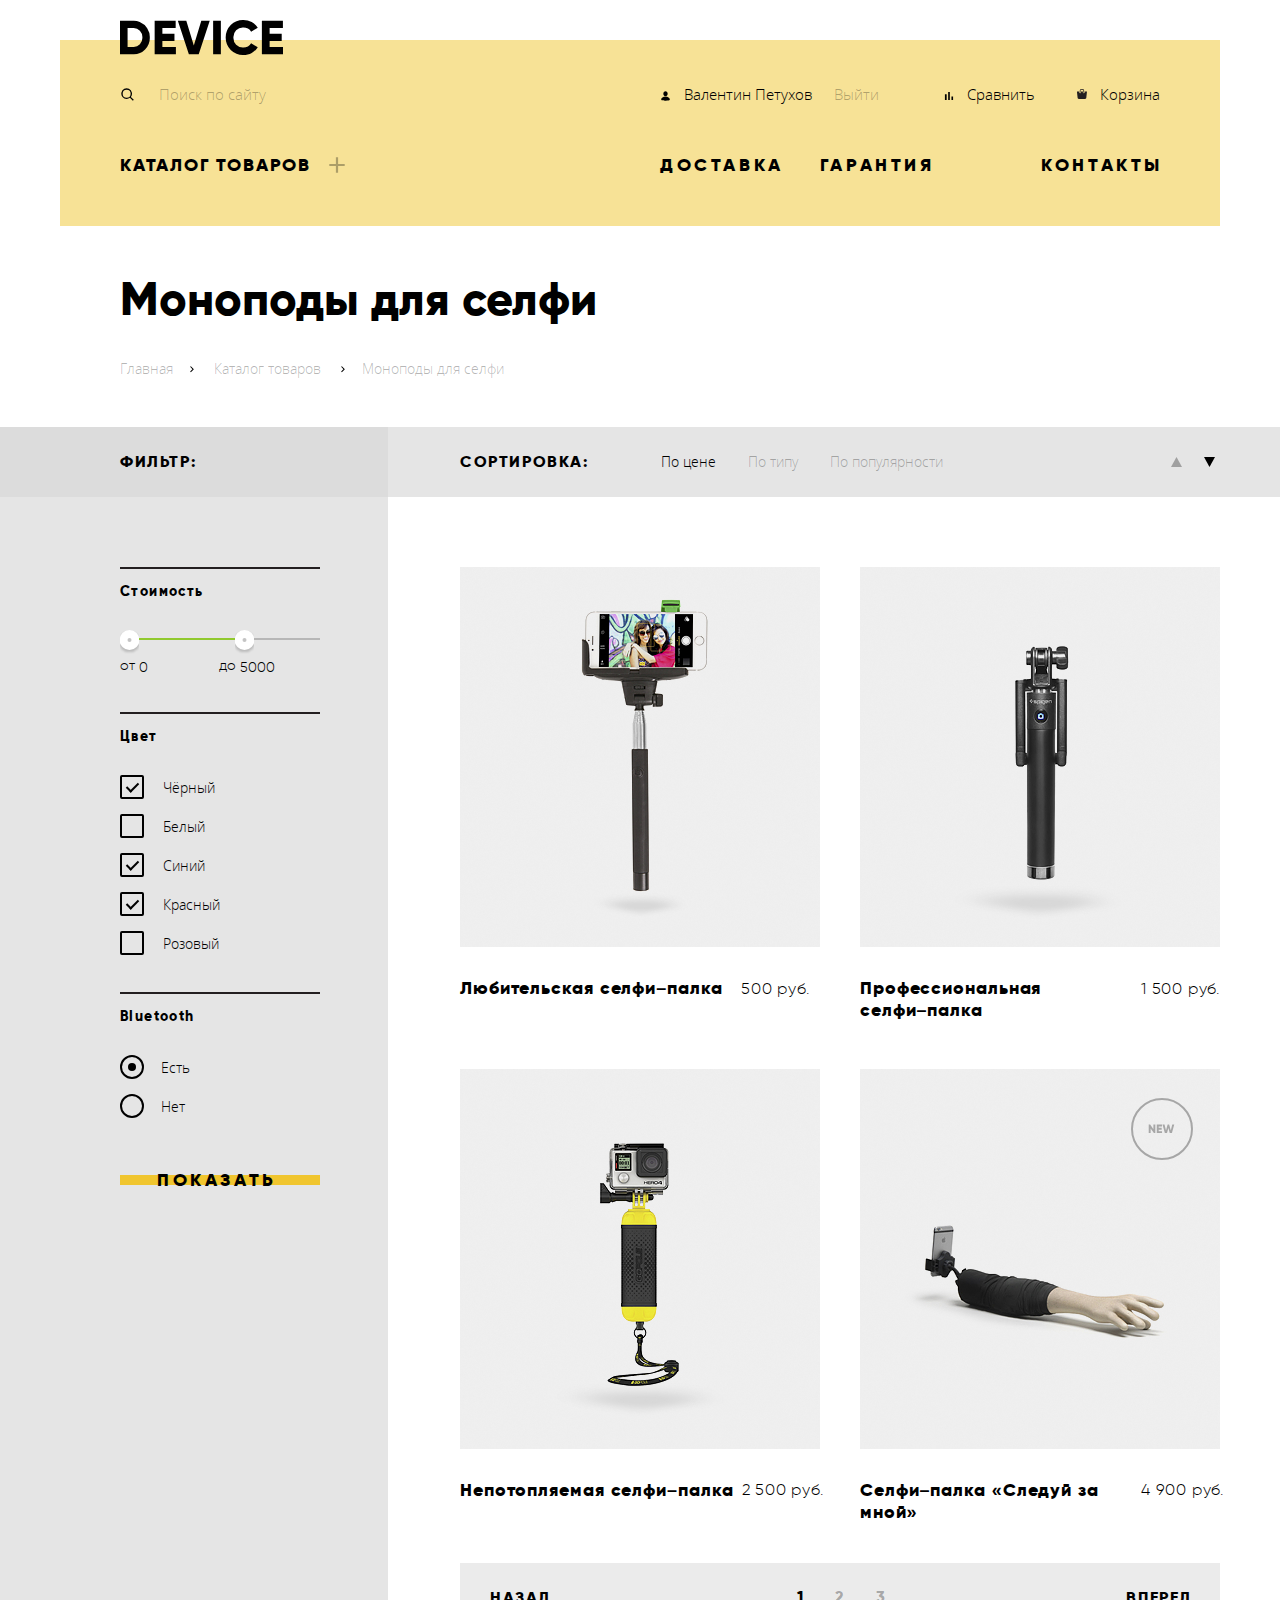
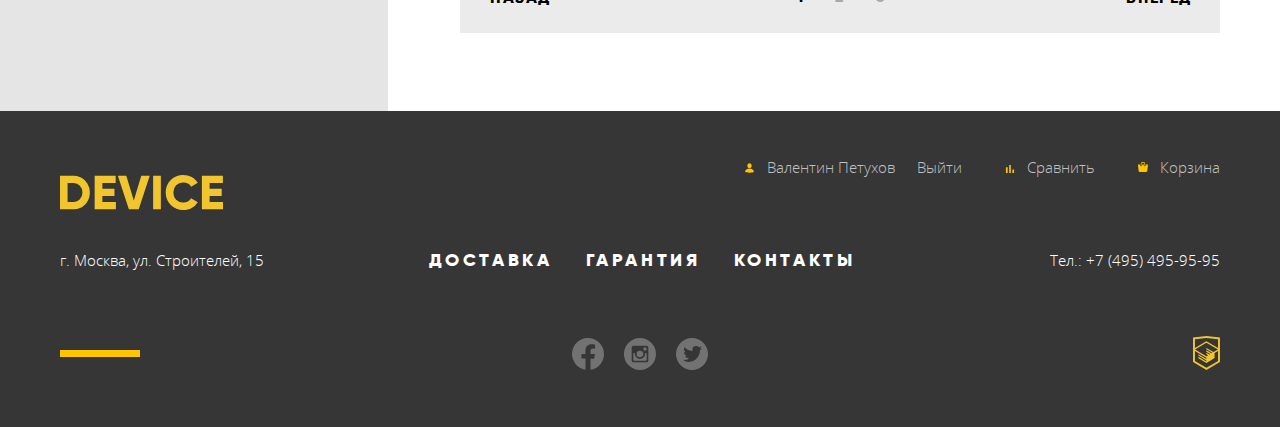
<file: catalog.html>
<!DOCTYPE html>
<html class="page" lang="ru">

<head>
  <meta charset="utf-8">
  <title>Моноподы для селфи</title>
  <link href="css/normalize.css" rel="stylesheet" />
  <link href="css/style-min.css" rel="stylesheet" />
</head>

<body class="page-body">
  <header class="header size">
    <a class="logo" href="index.html">
      <svg width="163" height="35">
        <g clip-path="url(#clip0)">
          <path fill-rule="evenodd" clip-rule="evenodd"
            d="M-.15.7v33.6h13.53a15.72 15.72 0 0011.72-4.82 16.46 16.46 0 004.71-11.98A16.46 16.46 0 0019.75 1.88 15.72 15.72 0 0013.38.7H-.15zm7.73 26.21V8.09h5.8a8.65 8.65 0 016.5 2.57 9.4 9.4 0 012.5 6.84 9.4 9.4 0 01-2.5 6.84 8.64 8.64 0 01-6.5 2.57h-5.8zm34.8-5.95h12.08v-7.3H42.38V8.09h13.29V.7H34.65v33.6H55.9v-7.39H42.38v-5.95zM78.72 34.3L89.74.7H81.3l-7.5 24.72L66.3.7h-8.45l11.02 33.6h9.85zm14.4 0h7.74V.7h-7.73v33.6zm38.62-1.41a15.5 15.5 0 006.04-5.7l-6.67-3.83a7.48 7.48 0 01-3.16 3.02 9.87 9.87 0 01-4.67 1.1 9.6 9.6 0 01-7.17-2.73 9.91 9.91 0 01-2.69-7.25 9.93 9.93 0 012.69-7.25 9.6 9.6 0 017.17-2.74 9.9 9.9 0 014.64 1.08 7.59 7.59 0 013.2 3.05l6.66-3.84a15.87 15.87 0 00-6.09-5.69 17.42 17.42 0 00-8.4-2.08 17.12 17.12 0 00-17.6 17.47 17.12 17.12 0 0017.59 17.47c2.95.03 5.86-.69 8.46-2.08zm17.88-11.93h12.08v-7.3h-12.08V8.09h13.29V.7h-21.03v33.6h21.27v-7.39h-13.53v-5.95z"
            fill="#000" />
        </g>
        <defs></defs>
      </svg>
    </a>
    <div class="user-navigation user-navigation-login">
      <form class="search">  
        <label class="search-label visually-hidden" for="search-input">Поиск по сайту</label>      
        <input type="text" id="search-input" placeholder="Поиск по сайту">
        <button type="submit">Найти</button>
      </form>
      <div class="additional-navigation">
        <a class="login-in" href="blank.html">Валентин Петухов</a>
        <a class="logout" href="blank.html">Выйти</a>
        <a class="compare" href="blank.html">Сравнить</a>
        <a class="basket" href="blank.html">Корзина</a>
      </div>
    </div>
    <nav class="header-navigation">
      <ul class="navigation-items">
        <li class="navigation-item navigation-catalog">
          <a class="catalog-add" href="blank.html">Каталог товаров</a>
          <ul class="catalog-items">
            <li class="catalog-item vr">
              <a href="blank.html">Виртуальная реальность</a>
            </li>
            <li class="catalog-item mp">
              <a href="catalog.html">Моноподы для селфи</a>
            </li>
            <li class="catalog-item ac">
              <a href="blank.html">Экшн-камеры</a>
            </li>
            <li class="catalog-item sb">
              <a href="blank.html">Фитнес-браслеты</a>
            </li>
            <li class="catalog-item sw">
              <a href="blank.html">Умные часы</a>
            </li>
            <li class="catalog-item q">
              <a href="blank.html">Квадрокоптер</a>
            </li>
          </ul>
        </li>
        <li class="navigation-item navigation-delivery">
          <a href="blank.html">доставка</a>
        </li>
        <li class="navigation-item navigation-guarantee">
          <a href="blank.html">гарантия</a>
        </li>
        <li class="navigation-item navigation-contacts">
          <a href="blank.html">контакты</a>
        </li>
      </ul>
    </nav>
  </header>
  <main>
    <h1 class="catalog-h1 size">Моноподы для селфи</h1>
    <nav class="main-navigation">
      <ul class="breadcrumbs">
        <li class="breadcrumbs-item">
          <a href="index.html">Главная</a>
        </li>
        <li class="breadcrumbs-item">
          <a href="blank.html">Каталог товаров</a>
        </li>
        <li class="breadcrumbs-item">
          <a href="">Моноподы для селфи</a>
        </li>
      </ul>
    </nav>
    <div class="catalog-box">
      <section class="search-catalog">
        <div class="search-catalog-box">
          <h2>Фильтр:</h2>
          <form action="https://echo.htmlacademy.ru" method="get">
            <fieldset class="filter filter-item">
              <legend>Стоимость</legend>
              <div class="range-filter">
                <div class="price-controls">
                  <div class="price-center price-center-min">
                    <label class="price-item min-price" for="min-price">от </label>
                    <input type="text" name="min-price" id="min-price" value="0" aria-label="Укажите минимальную цену">
                  </div>
                  <div class="price-center price-center-max">
                    <label class="price-item max-price" for="max-price">до </label>
                    <input type="text" name="max-price" id="max-price" value="5000"
                      aria-label="Укажите максимальную цену">
                  </div>
                </div>
                <div class="range-controls">
                  <div class="scale">
                    <div class="bar"></div>
                  </div>
                  <div class="toggle toggle-min" tabindex="0"></div>
                  <div class="toggle toggle-max" tabindex="0"></div>
                </div>
              </div>
            </fieldset>
            <fieldset class="filter filter-color">
              <legend>Цвет</legend>
              <ul class="color-items">
                <li class="color-item">
                  <input class="check-input" type="checkbox" name="black" id="filter-black" checked>
                  <label class="check check-box" for="filter-black">Чёрный</label>
                </li>
                <li class="color-item">
                  <input class="check-input" type="checkbox" name="white" id="filter-white">
                  <label class="check check-box" for="filter-white">Белый</label>
                </li>
                <li class="color-item">
                  <input class="check-input" type="checkbox" name="blue" id="filter-blue" checked>
                  <label class="check check-box" for="filter-blue">Синий</label>
                </li>
                <li class="color-item">
                  <input class="check-input" type="checkbox" name="red" id="filter-red" checked>
                  <label class="check check-box" for="filter-red">Красный</label>
                </li>
                <li class="color-item">
                  <input class="check-input" type="checkbox" name="pink" id="filter-pink">
                  <label class="check check-box" for="filter-pink">Розовый</label>
                </li>
              </ul>
            </fieldset>
            <fieldset class="filter filter-bluetooth">
              <legend>Bluetooth</legend>
              <ul class="bluetooth-items">
                <li class="bluetooth-item">
                  <input class="radio-input" type="radio" name="yes-no" id="yes" value="yes" checked>
                  <label class="check check-radio" for="yes">Есть</label>
                </li>
                <li class="bluetooth-item">
                  <input class="radio-input" type="radio" name="yes-no" id="no" value="no">
                  <label class="check check-radio" for="no">Нет</label>
                </li>
              </ul>
            </fieldset>
            <button class="btn" type="submit">Показать</button>
          </form>
        </div>
      </section>
      <div class="sorting-rating-box">
        <section class="sorting-rating size-min">
          <h2>Сортировка:</h2>
          <ul class="sorting-list">
            <li class="sorting-item sorting-option">
              <button class="active" type="button">По цене</button>
            </li>
            <li class="sorting-item sorting-option">
              <button class="not-active" type="button">По типу</button>
            </li>
            <li class="sorting-item sorting-option">
              <button class="not-active" type="button">По популярности</button>
            </li>
            <li class="sorting-item sorting-down not-active">
              <button class="up-down" type="button" aria-label="по убыванию">
                <svg width="11" height="10" viewBox="0 0 11 10" xmlns="http://www.w3.org/2000/svg">
                  <path d="M5.5 0L0 10H11L5.5 0Z" />
                </svg>
              </button>
            </li>
            <li class="sorting-item sorting-up">
              <button class="up-down active" type="button" aria-label="по возрастанию">
                <svg width="11" height="10" viewBox="0 0 11 10" xmlns="http://www.w3.org/2000/svg">
                  <path d="M5.5 10L0 0H11" />
                </svg>
              </button>
            </li>
          </ul>
        </section>
      </div>
      <section class="results size-min">
        <h2 class="visually-hidden">Результаты поиска</h2>
        <ul class="results-items">
          <li class="results-item">
            <article>
              <div class="for-hover">
                <img class="item-img" src="img/item-1.jpg" width="360" height="380" alt="Любительская селфи-палка">
                <div class="hover-box">
                  <div class="btn-box">
                    <a class="btn" href="blank.html">В корзину</a>
                  </div>
                  <a class="add" href="blank.html">Добавить к сравнению</a>
                </div>
              </div>
              <div class="title-box title-box-sm">
                <a class="title" href="blank.html">
                  <h3>Любительская селфи&ndash;палка</h3>
                </a>
                <span class="price">500 руб.</span>
              </div>
            </article>
          </li>
          <li class="results-item">
            <article>
              <div class="for-hover">
                <img src="img/item-2.jpg" width="360" height="380" alt="Профессиональная селфи-палка">
                <div class="hover-box">
                  <div class="btn-box">
                    <a class="btn" href="blank.html">В корзину</a>
                  </div>
                  <a class="add" href="blank.html">Добавить к сравнению</a>
                </div>
              </div>
              <div class="title-box title-box-ss">
                <a class="title" href="blank.html">
                  <h3>Профессиональная<br> селфи&ndash;палка</h3>
                </a>
                <span class="price">1 500 руб.</span>
              </div>
            </article>
          </li>
          <li class="results-item">
            <article>
              <div class="for-hover">
                <img src="img/item-3.jpg" width="360" height="380" alt="Непотопляемая селфи-палка">
                <div class="hover-box">
                  <div class="btn-box">
                    <a class="btn" href="blank.html">В корзину</a>
                  </div>
                  <a class="add" href="blank.html">Добавить к сравнению</a>
                </div>
              </div>
              <div class="title-box">
                <a class="title" href="blank.html">
                  <h3>Непотопляемая селфи&ndash;палка</h3>
                </a>
                <span class="price">2 500 руб.</span>
              </div>
            </article>
          </li>
          <li class="results-item">
            <article class="new">
              <div class="for-hover">
                <img src="img/item-4.jpg" width="360" height="380" alt="Селфи-палка «Следуй за мной»">
                <div class="hover-box">
                  <div class="btn-box">
                    <a class="btn" href="blank.html">В корзину</a>
                  </div>
                  <a class="add" href="blank.html">Добавить к сравнению</a>
                </div>
              </div>
              <div class="title-box">
                <a class="title" href="blank.html">
                  <h3>Селфи&ndash;палка «Следуй за мной»</h3>
                </a>
                <span class="price">4 900 руб.</span>
              </div>
            </article>
          </li>
        </ul>
      </section>
      <div class="pages size-min">
        <a class="back-forward">Назад</a>
        <ul class="pages-items">
          <li class="pages-item">
            <a class="one active">1</a>
          </li>
          <li class="pages-item">
            <a class="two">2</a>
          </li>
          <li class="pages-item">
            <a class="three">3</a>
          </li>
        </ul>
        <a class="back-forward">Вперед</a>
      </div>
    </div>
  </main>
  <footer class="footer footer-login">
    <div class="footer-box size">
      <a class="logo" href="index.html">
        <svg width="163" height="35">
          <g clip-path="url(#clip0)">
            <path fill-rule="evenodd" clip-rule="evenodd"
              d="M-.15.7v33.6h13.53a15.72 15.72 0 0011.72-4.82 16.46 16.46 0 004.71-11.98A16.46 16.46 0 0019.75 1.88 15.72 15.72 0 0013.38.7H-.15zm7.73 26.21V8.09h5.8a8.65 8.65 0 016.5 2.57 9.4 9.4 0 012.5 6.84 9.4 9.4 0 01-2.5 6.84 8.64 8.64 0 01-6.5 2.57h-5.8zm34.8-5.95h12.08v-7.3H42.38V8.09h13.29V.7H34.65v33.6H55.9v-7.39H42.38v-5.95zM78.72 34.3L89.74.7H81.3l-7.5 24.72L66.3.7h-8.45l11.02 33.6h9.85zm14.4 0h7.74V.7h-7.73v33.6zm38.62-1.41a15.5 15.5 0 006.04-5.7l-6.67-3.83a7.48 7.48 0 01-3.16 3.02 9.87 9.87 0 01-4.67 1.1 9.6 9.6 0 01-7.17-2.73 9.91 9.91 0 01-2.69-7.25 9.93 9.93 0 012.69-7.25 9.6 9.6 0 017.17-2.74 9.9 9.9 0 014.64 1.08 7.59 7.59 0 013.2 3.05l6.66-3.84a15.87 15.87 0 00-6.09-5.69 17.42 17.42 0 00-8.4-2.08 17.12 17.12 0 00-17.6 17.47 17.12 17.12 0 0017.59 17.47c2.95.03 5.86-.69 8.46-2.08zm17.88-11.93h12.08v-7.3h-12.08V8.09h13.29V.7h-21.03v33.6h21.27v-7.39h-13.53v-5.95z"
              fill="#F0C52E" />
          </g>
          <defs>
            <clipPath id="clip0">
              <path fill="#fff" d="M0 0h163v35H0z" />
            </clipPath>
          </defs>
        </svg>
      </a>
      <div class="additional-navigation additional-navigation-footer">
        <a class="login-in" href="blank.html">Валентин Петухов</a>
        <a class="logout" href="blank.html">Выйти</a>
        <a class="compare" href="blank.html">Сравнить</a>
        <a class="cart" href="blank.html">Корзина</a>
      </div>
      <address>г. Москва, ул. Строителей, 15</address>
      <p class="contacts-phone">
        Tел.: <a class="phone" href="tel:+74954959595">+7 (495) 495-95-95</a>
      </p>
      <nav class="footer-navigation">
        <ul class="navigation-items">
          <li class="navigation-item navigation-delivery">
            <a href="blank.html">Доставка</a>
          </li>
          <li class="navigation-item navigation-guarantee">
            <a href="blank.html">Гарантия</a>
          </li>
          <li class="navigation-item navigation-contacts">
            <a href="blank.html">Контакты</a>
          </li>
        </ul>
      </nav>
      <ul class="social">
        <li class="social-item social-fb">
          <a href="https://www.facebook.com/">
            <span class="visually-hidden">Facebook</span>
            <svg width="32" height="32" fill="none" xmlns="http://www.w3.org/2000/svg">
              <path
                d="M32 16a16 16 0 10-18.5 15.8V20.62H9.44V16h4.06v-3.53c0-4 2.39-6.22 6.04-6.22 1.75 0 3.58.31 3.58.31v3.94h-2.01c-1.99 0-2.61 1.23-2.61 2.5v3h4.44l-.71 4.63H18.5V31.8A16 16 0 0032 16z"
                fill="#fff" />
            </svg>
          </a>
        </li>
        <li class="social-item social-ig">
          <a href="https://www.instagram.com/">
            <span class="visually-hidden">Instagram</span>
            <svg width="32" height="32" fill="none" xmlns="http://www.w3.org/2000/svg">
              <path
                d="M21 16a4.9997 4.9997 0 01-5 5 4.9997 4.9997 0 01-5-5c0-.285.03-.5633.0817-.8333H9.3333v6.6616a.838.838 0 00.8384.8384H21.83a.8383.8383 0 00.8367-.8384v-6.6616h-1.7484c.0517.27.0817.5483.0817.8333zm-5 3.3333a3.3336 3.3336 0 003.0799-2.059 3.335 3.335 0 00-.7237-3.6333 3.3332 3.3332 0 00-2.3579-.976A3.3341 3.3341 0 1016 19.3333zM20 12.5h1.9983A.5019.5019 0 0022.5 12v-1.9983a.502.502 0 00-.5017-.5017H20a.5014.5014 0 00-.5017.5017V12c.0017.275.2267.5.5017.5zM16 0a16 16 0 100 31.9999A16 16 0 0016 0zm8.3333 22.4817c0 1.0183-.8333 1.8516-1.8516 1.8516H9.5183c-1.0183 0-1.8516-.8333-1.8516-1.8516V9.5183c0-1.0183.8333-1.8516 1.8516-1.8516h12.9634c1.0183 0 1.8516.8333 1.8516 1.8516v12.9634z"
                fill="#fff" />
            </svg>
          </a>
        </li>
        <li class="social-item social-tw">
          <a href="https://twitter.com">
            <span class="visually-hidden">Twitter</span>
            <svg width="32" height="32" fill="none" xmlns="http://www.w3.org/2000/svg">
              <path
                d="M16 32a15.7 15.7 0 01-6.22-1.27 16.02 16.02 0 01-5.1-3.4 16.02 16.02 0 01-3.41-5.11A15.7 15.7 0 010 16c0-2.17.42-4.24 1.27-6.22a16.02 16.02 0 013.4-5.1 16.02 16.02 0 015.11-3.41A15.7 15.7 0 0116 0c2.17 0 4.24.42 6.22 1.27 1.98.84 3.68 1.97 5.1 3.4a16.02 16.02 0 013.41 5.11A15.7 15.7 0 0132 16c0 2.17-.42 4.24-1.27 6.22a16.02 16.02 0 01-3.4 5.1 16.02 16.02 0 01-5.11 3.41A15.7 15.7 0 0116 32zm9.4-24c-.12.06-.3.18-.56.34l-.6.41-.58.31-.66.22A3.68 3.68 0 0020.16 8c-2.44 0-3.66 1.02-3.66 3.06v1.85c-3.35-.17-5.93-1.4-7.72-3.7A2.52 2.52 0 008 11c0 1.38.51 2.42 1.53 3.13-.12 0-.3 0-.53.03-.23.02-.41.02-.55 0A1.57 1.57 0 018 14c0 .96.26 1.76.77 2.4a3.53 3.53 0 002.1 1.23c-.2.25-.5.37-.87.37-.33 0-.63-.1-.88-.28 0 .81.4 1.44 1.18 1.89.78.45 1.66.68 2.64.7-.38.57-.92.99-1.64 1.27-.72.28-1.49.42-2.3.42-.3 0-.7-.07-1.2-.22l-.8-.22c.33.67 1.02 1.24 2.05 1.72 1.03.48 2.34.72 3.92.72a10.3 10.3 0 007-2.69A13.08 13.08 0 0024 12c0-.04.13-.13.38-.27.25-.13.54-.31.87-.54.33-.23.58-.47.75-.72-1.13 0-1.88.02-2.25.06.73-.44 1.28-1.28 1.66-2.53z"
                fill="#fff" />
            </svg>
          </a>
        </li>
      </ul>
      <a class="copyright" href="https://htmlacademy.ru/intensive/htmlcss">
        <span class="visually-hidden">HTML-academy</span>
      </a>
    </div>
  </footer>
</body>

</html>
</file>
<file: css/style-min.css>
@-webkit-keyframes shake{0%,to{transform:translateX(0)}10%,30%,50%,70%,90%{transform:translateX(-10px)}20%,40%,60%,80%{transform:translateX(10px)}}@keyframes shake{0%,to{transform:translateX(0)}10%,30%,50%,70%,90%{transform:translateX(-10px)}20%,40%,60%,80%{transform:translateX(10px)}}@font-face{font-family:"Open Sans";src:url(../fonts/opensanslight.woff2) format("woff2"),url(../fonts/opensanslight.woff) format("woff");font-weight:300;font-style:normal}@font-face{font-family:"Open Sans";src:url(../fonts/opensans.woff2) format("woff2"),url(../fonts/opensans.woff) format("woff");font-weight:700;font-style:normal}@font-face{font-family:"Gilroy";src:url(../fonts/gilroylight.woff2) format("woff2"),url(../fonts/gilroylight.woff) format("woff");font-weight:300;font-style:normal}@font-face{font-family:"Gilroy";src:url(../fonts/gilroyextrabold.woff2) format("woff2"),url(../fonts/gilroyextrabold.woff) format("woff");font-weight:800;font-style:normal}:root{--basic-black: #000000;--basic-black-transp: rgba(0, 0, 0, 0.3);--basic-black-transp-max: rgba(0, 0, 0, 0.8);--basic-black-transp-min: rgba(0, 0, 0, 0.6);--basic-black-transp-max: rgba(0, 0, 0, 0.1);--basic-white: #ffffff;--basic-white-transp: rgba(255, 255, 255, 0.3);--basic-white-transp-max: rgba(255, 255, 255, 0.7);--special-yellow-one: #f0c52e;--special-yellow-two: #f0c42e;--special-yellow-light: #f7e296;--special-yellow-dark: #ffc600;--basic-grey-light: #e5e5e5;--basic-dark-light: #363636;--basic-dark: #3a3a3a;--basic-dark-dark: #231f20;--dark-hover-grey: #d9d9d9;--input-grey: #f2f2f2;--close: rgba(247, 226, 150, 0.5);--close-light: rgba(247, 226, 150, 1);--back-grey: #dcdcdc;--for-hover: rgba(238, 238, 238, 0.7);--page-background: #ebebeb;--hover-background: #eaeaea;--error: #f6dada;--box-shadow: rgba(0, 0, 0, 0.18);--box-shadow-light: rgba(0, 0, 0, 0.15);--special-green: #91c92f;--scale: rgba(0, 0, 0, 0.2)}.search button,.search input,body{margin:auto;font-family:"Open Sans","Arial",sans-serif;font-size:15px;line-height:28px;font-weight:300}img{max-width:100%}a{text-decoration:none;color:inherit}.visually-hidden{position:absolute;height:1px;width:1px;overflow:hidden;clip:rect(1px 1px 1px 1px);clip:rect(1px,1px,1px,1px);white-space:nowrap}.btn{padding-top:9px;padding-bottom:9px;background-image:linear-gradient(transparent 37%,var(--special-yellow-one) 37%,var(--special-yellow-one) 63%,transparent 63%)}.size{width:1160px;padding-left:20px;padding-right:20px;margin-left:auto;margin-right:auto}.size-min{width:832px;margin-right:0}.page{height:100%}.page-body{min-height:100%;display:grid;grid-template-rows:-webkit-min-content 1fr -webkit-min-content;grid-template-rows:min-content 1fr min-content;align-content:start}.header{position:relative;box-sizing:border-box;margin:40px auto -130px;background-color:var(--special-yellow-light)}.header .logo{position:absolute;margin-left:40px;margin-top:-20px}.user-navigation{display:flex;flex-wrap:wrap;width:1040px;margin:44px auto auto}.header-navigation{width:1046px;margin:auto}.search{box-sizing:border-box;margin-right:auto;margin-left:0;margin-top:-15px;line-height:20px;color:var(--basic-black-transp);border:2px solid transparent}.search button,.search input{margin:0;border:0;line-height:20px;color:var(--basic-black);background-color:inherit}.search button{display:inline-block;vertical-align:middle;padding:15px 17px;color:transparent;text-transform:uppercase}.search input{padding:0;padding-left:37px}.search::before{content:" ";position:absolute;top:47px;left:60px;width:16px;height:16px;background-image:url(../img/icon-search.svg)}.search input::-webkit-input-placeholder{color:var(--basic-black-transp)}.search input::-moz-placeholder{color:var(--basic-black-transp)}.search input::placeholder{color:var(--basic-black-transp)}.header .additional-navigation{position:relative;display:flex;flex-wrap:wrap;width:500px;line-height:20px}.additional-navigation .login,.header .compare{position:relative;margin-left:25px}.header .login-in::before,.header .login::before{background-image:url(../img/icon-user.svg)}.header .compare{margin-left:auto}.header .compare::before{background-image:url(../img/icon-chart.svg)}.additional-navigation-footer a,.header .basket{position:relative;margin-left:65px}.header .compare::before,.header .login::before{content:" ";position:absolute;width:13px;height:13px;left:-25px;top:5px}.header .basket::before,.header .login-in::before{content:" ";position:absolute;top:5px}.header .login-in::before{width:13px;height:13px;left:-25px}.header .basket::before{width:10px;height:10px;left:-23px;background-image:url(../img/icon-cart.svg)}.navigation-items{display:flex;flex-wrap:wrap;list-style:none;margin:0;padding:0}.header .navigation-item{margin-top:31px;font-family:"Gilroy","Arial",sans-serif;font-size:18px;line-height:22px;font-weight:800;letter-spacing:.2em;text-transform:uppercase}.header .navigation-item:nth-child(2){margin-left:315px}.catalog-items{position:relative;z-index:-10;display:grid;grid-template-columns:240px 186px 1fr;grid-template-areas:"vr sb q" "mp sw ." "ac . .";box-sizing:border-box;width:1160px;margin:0 0 0 -60px;padding:14px 0 42px 60px;list-style:none;background-color:var(--special-yellow-light)}.q,.sb,.vr{-ms-grid-row:1;-ms-grid-column:1;grid-area:vr}.q,.sb{-ms-grid-column:2;grid-area:sb}.q{-ms-grid-column:3;grid-area:q}.mp,.sw{-ms-grid-row:2;-ms-grid-column:1;grid-area:mp}.sw{-ms-grid-column:2;grid-area:sw}.ac{-ms-grid-row:3;-ms-grid-column:1;grid-area:ac}.catalog-add{position:relative}.catalog-add::after{content:" ";position:absolute;width:22px;height:22px;right:-37px;background-image:url(../img/icon-plus.svg)}.navigation-catalog:focus .catalog-items,.navigation-catalog:hover .catalog-items{z-index:10}.catalog-item{margin-top:16px;font-family:"Open Sans","Arial",sans-serif;font-size:15px;line-height:20px;font-weight:300;letter-spacing:0;text-transform:none}.navigation-items .navigation-catalog{width:225px;margin-left:3px;letter-spacing:.1em;background-color:var(--special-yellow-light)}.header .navigation-guarantee{margin-left:36px}.header .navigation-contacts{margin-left:auto}.promo{position:relative;z-index:5;width:1040px;margin:auto}.promo-article{position:relative;display:grid;grid-template-columns:50% 50%;min-height:512px}.tagline{margin:0;padding-top:94px;padding-left:20px;padding-right:0;font-family:"Gilroy","Arial",sans-serif;font-size:47px;line-height:58px;font-weight:800}.quadcopter .tagline::after,.selfie-stick .tagline::after,.smart-band .tagline::after{content:"01";position:absolute;z-index:-10;top:-18px;right:-13px;margin:0;padding:0;font-family:"Gilroy","Arial",sans-serif;font-size:179px;line-height:219px;font-weight:800;text-transform:uppercase;color:var(--basic-white)}.quadcopter .tagline::after,.smart-band .tagline::after{content:"02"}.quadcopter .tagline::after{content:"03"}.number::before{content:" ";position:absolute;width:100px;height:7px;top:53px;left:-330px;background-color:var(--basic-white)}.promo-img{margin-left:29px}.promo-content{margin:0;width:472px;min-height:70px;padding-top:26px;padding-left:20px;padding-bottom:20px;line-height:20px}.promo-items{margin:0;padding:0;list-style:none}.promo-box,.promo-sliders{display:flex;flex-wrap:wrap}.promo-box{font-family:"Gilroy","Arial",sans-serif;font-size:18px;line-height:22px;font-weight:800;letter-spacing:.2em;text-transform:uppercase}.promo-sliders{position:absolute;right:0;bottom:137px;margin-left:auto;margin-right:28px;list-style:none}.promo-slider{width:12px;height:12px;padding:0;margin:10px 0 0 18px;border:1px solid var(--basic-black);border-radius:50%;cursor:pointer}.promo-slider-active{box-shadow:inset 0 0 0 2px var(--basic-white),inset 0 0 0 3px var(--basic-black)}.promo-box .btn{display:inline-block;vertical-align:middle;margin:0 0 0 20px;padding:9px 39px 9px 45px}.parameters-items{padding-top:44px}.parameters-items td{margin:0;padding:7px 0 0 20px;vertical-align:bottom}.td-value{min-width:136px;margin:0;padding:0;font-family:"Gilroy","Arial",sans-serif;font-size:36px;line-height:42px;font-weight:300;letter-spacing:.1em}.parameters-items .td-value:nth-child(3){padding-left:0}.parameters-items .td-value:only-child{padding-left:20px}.parameters-items .td-parameter{padding-top:13px;font-family:"Gilroy","Arial",sans-serif;font-size:13px;line-height:15px;font-weight:300;letter-spacing:.1em}.parameters-items .td-parameter:last-child{padding-left:4px}.smart-band .promo-img{padding-top:27px;padding-left:27px}.smart-band .number{right:-5px}.quadcopter .promo-img{max-width:526px;padding-top:84px;margin-left:-30px}.quadcopter .number{right:-5px;top:-15px}.quadcopter .number::before{top:50px;left:-300px}.best{margin:auto;padding-top:94px}.best-items{margin:0;padding:0;display:flex;flex-wrap:wrap;list-style:none}.best-item{width:160px}.best-item:not(:nth-child(6n)){margin-right:40px}.svg-box{display:flex;flex-wrap:wrap;align-items:center;justify-content:center;width:160px;height:160px;margin-bottom:38px;background-color:var(--special-yellow-light)}.svg-box-down{align-items:flex-start;box-sizing:border-box;padding-top:26px}.best-item h3{margin:0;padding:0;font-family:"Gilroy","Arial",sans-serif;font-size:18px;line-height:22px;font-weight:800;letter-spacing:.05em}.best-item .not-ls{letter-spacing:0}.services{background-image:linear-gradient(transparent 184px,var(--basic-grey-light) 184px,var(--basic-grey-light) 100%)}.services-box{display:flex;flex-wrap:wrap;flex-direction:row;box-sizing:border-box;min-height:472px;padding-top:135px;padding-bottom:105px}.services-items{position:relative;width:284px;margin:0;padding:8px 0 0;list-style:none}.services-items::after{content:" ";position:absolute;top:-50px;right:0;width:7px;height:139%;background-color:var(--basic-black)}.services-item{padding-top:21px}.services-content h3,.services-item .btn{font-family:"Gilroy","Arial",sans-serif;font-weight:800;letter-spacing:.2em}.services-item .btn{display:inline-block;vertical-align:middle;width:160px;border:0;font-size:18px;line-height:22px;text-transform:uppercase;background-color:transparent}.services-item .services-active{position:relative;z-index:1;background-image:none;color:var(--special-yellow-light);outline:0}.services-active::before,.services-item:active .btn::before{content:" ";position:absolute;z-index:-1;top:0;left:0;width:277px;height:40px;background-color:var(--basic-black)}.services-contents{margin:0;padding:0;list-style:none}.services-content{position:relative;width:495px;margin-top:20px;margin-left:116px;font-size:15px;line-height:28px;font-weight:300;letter-spacing:.1em}.services-content h3{margin:0 0 40px;padding:0 10px 0 0;font-size:47px;line-height:58px}.service-delivery::after{content:"";position:absolute;top:0;right:-262px;width:136px;height:164px;background-image:url(../img/delivery.svg)}.service-guarantee{width:570px;line-height:30px}.service-credit::after,.service-guarantee::after{content:"";position:absolute;top:-18px;right:-280px;width:171px;height:195px;background-image:url(../img/warranty.svg)}.service-credit{width:550px}.service-credit::after{top:-23px;right:-257px;width:156px;height:188px;background-image:url(../img/credit.svg)}.producers-items{display:flex;flex-wrap:wrap;margin:90px 0 0;padding:0;list-style:none}.producers-item:not(:nth-child(4n)){margin-right:40px}.producers-logo{display:inline-block;vertical-align:middle;width:260px;height:100px;cursor:pointer;-webkit-filter:grayscale(1) opacity(20%);filter:grayscale(1) opacity(20%)}.producers-item:first-child{margin-left:0}.producers-item:last-child{margin-right:auto}.box-info-contacts{display:grid;grid-template-columns:50% 50%;gap:20px;overflow:hidden;margin:auto;padding-top:108px}.box-info-contacts h2{position:relative;margin:0;padding:39px 0 40px;font-size:47px;line-height:58px}.box-info-contacts h2::before{content:"";position:absolute;top:-18px;width:80px;height:7px;background-color:var(--basic-black)}.box-info-contacts .content{margin:0;padding:0 0 40px}.box-info-contacts .btn,.box-info-contacts h2{font-family:"Gilroy","Arial",sans-serif;font-weight:800;letter-spacing:.2em}.box-info-contacts .btn{display:inline-block;vertical-align:middle;margin-top:68px;padding-right:17px;padding-left:25px;font-size:18px;line-height:22px;text-transform:uppercase}.info{padding-right:105px}.transport-items{margin:0;padding:20px 0 0 32px;list-style:none}.transport-item{position:relative;font-family:"Gilroy","Arial",sans-serif;font-size:16px;line-height:28px;font-weight:800}.transport-item::before{content:"";position:absolute;box-sizing:border-box;top:8px;left:-32px;width:8px;height:8px;border:2px solid var(--basic-grey-light);border-radius:50%}.transport-item:not(:last-child){padding-bottom:15px}.contacts .btn{padding-right:38px;padding-left:40px}.footer{background-color:var(--basic-dark-light);margin-top:77px}.footer-box{display:grid;grid-template-areas:"fl anf anf" "ad fn cp" ". soc cr";grid-template-columns:352px 460px 1fr;padding:42px 20px 57px;color:var(--basic-white)}.footer .logo{-ms-grid-row:1;-ms-grid-column:1;grid-area:fl;margin-top:22px;margin-bottom:25px}.additional-navigation-footer{-ms-grid-row:1;-ms-grid-column:2;-ms-grid-column-span:2;grid-area:anf;display:flex;flex-wrap:wrap;justify-content:flex-end;padding-left:22px;color:var(--basic-white-transp-max)}.footer-login .logout{margin-left:22px}.additional-navigation-footer .compare::before,.additional-navigation-footer .login-in::before,.additional-navigation-footer .login::before{content:"";position:absolute;top:8px;left:-24px;width:13px;height:14px;background-image:url(../img/icon-user-f.svg)}.additional-navigation-footer .compare::before{top:9px;width:14px;background-image:url(../img/icon-chart-f.svg)}.additional-navigation-footer .cart::before{content:"";position:absolute;top:9px;left:-22px;width:10px;height:10px;background-image:url(../img/icon-cart-f.svg)}.footer address{-ms-grid-row:2;-ms-grid-column:1;position:relative;grid-area:ad;margin-top:7px;font-style:normal;line-height:20px}.footer address::after{content:"";position:absolute;top:100px;left:0;width:80px;height:7px;background-color:var(--special-yellow-dark)}.footer-navigation{-ms-grid-row:2;-ms-grid-column:2;grid-area:fn;margin-top:6px}.footer-navigation .navigation-items{display:flex;flex-wrap:wrap;justify-content:space-around;align-items:flex-start;margin:0;padding:0;letter-spacing:.2em;text-transform:uppercase}.contacts-phone{-ms-grid-row:2;-ms-grid-column:3;grid-area:cp;margin:0;padding:3px 0 0;text-align:end}.social{-ms-grid-row:3;-ms-grid-column:2;grid-area:soc;display:flex;flex-wrap:wrap;margin:64px auto 0;padding:0;list-style:none}.social-item a{display:inline-block;vertical-align:middle;width:32px;height:32px;margin-right:12px;margin-left:8px}.social-item svg{fill-opacity:.3}.copyright{-ms-grid-row:3;-ms-grid-column:3;grid-area:cr;width:30px;height:34px;margin-left:auto;margin-right:-3px;background-image:url(../img/logo-html.svg);background-repeat:no-repeat}.copyright,.footer-other{margin-top:auto}.close,.map iframe{background-repeat:no-repeat}.close{position:absolute;width:55px;height:55px;top:20px;right:20px;background-image:url(../img/clouse.svg);background-position:center center;background-color:var(--close);border-radius:50%;border:0}.write-us{position:fixed;z-index:10;box-sizing:border-box;top:0;bottom:0;left:0;right:0;margin:auto;width:960px;height:550px;padding:92px 100px 66px;background-color:var(--basic-white);box-shadow:0 10px 16px var(--box-shadow-light)}.name-email-box{display:grid;grid-template-columns:360px 360px;gap:40px;margin-bottom:31px}.footer-navigation .navigation-items,.write-us .btn,.write-us label{font-family:"Gilroy","Arial",sans-serif;font-size:18px;line-height:22px;font-weight:800}.write-us .btn{margin:45px 0 0;padding:3px 35px;border:0;text-transform:uppercase;background-image:linear-gradient(var(--basic-white) 37%,var(--special-yellow-light) 37%,var(--special-yellow-light) 63%,var(--basic-white) 63%);cursor:pointer;letter-spacing:.2em}.mail-content{display:block}.textarea-write,.write-us input{display:inline-block;vertical-align:middle;box-sizing:border-box;width:100%;padding:17px 20px 15px;margin:10px 0 0;border:0;font-family:"Open Sans","Arial",sans-serif;font-size:14px;line-height:19px;letter-spacing:0;background-color:var(--input-grey)}.write-us-error{-webkit-animation-name:shake;animation-name:shake;-webkit-animation-duration:.6s;animation-duration:.6s}.catalog-h1,.map{box-sizing:border-box}.map{position:fixed;z-index:10;top:0;bottom:0;left:0;right:0;margin:auto;width:994px;height:593px}.map iframe{background-image:url(../img/map-popup.png)}.header .login-in{position:relative;margin-left:24px;margin-right:22px}.login-in::before{width:13px;height:14px;left:-24px;top:5px}.header .logout{color:var(--basic-black-transp)}.catalog-h1{position:relative;z-index:5;width:1160px;margin:0 auto;padding:60px 50px 17px 60px;font-family:"Gilroy","Arial",sans-serif;font-size:47px;line-height:58px;font-weight:800;background-image:linear-gradient(var(--special-yellow-light) 12%,var(--basic-white) 12%,var(--basic-white) 100%)}.main-navigation{width:1120px;margin:auto;font-family:"Open Sans","Arial",sans-serif;font-size:14px;line-height:19px;font-weight:300;color:var(--basic-black-transp)}.breadcrumbs{display:flex;flex-wrap:wrap;list-style:none}.breadcrumbs-item:not(:last-child){position:relative;margin-right:41px}.breadcrumbs-item:not(:last-child)::after{content:"";position:absolute;top:5px;right:-24px;width:10px;height:10px;background-image:url(../img/icon-arrow-nav.svg);background-position:center center;background-repeat:no-repeat}.breadcrumbs-item:nth-child(2)::after{right:-27px}.catalog-box{display:grid;grid-template-areas:"sc sr" "sc r" "sc p";grid-template-columns:auto auto;margin-top:49px}.search-catalog-box{width:268px;margin-left:auto;padding-left:60px;margin-right:0}.search-catalog{-ms-grid-row:1;-ms-grid-row-span:3;-ms-grid-column:1;grid-area:sc;background-image:linear-gradient(var(--back-grey) 70px,var(--basic-grey-light) 70px,var(--basic-grey-light) 100%)}.filter legend,.search-catalog h2{font-weight:800;letter-spacing:.1em}.search-catalog .btn,.search-catalog h2{font-family:"Gilroy","Arial",sans-serif;text-transform:uppercase}.search-catalog h2{margin:25px 0 111px;padding:0;font-size:16px;line-height:20px}.search-catalog .btn{font-size:18px;line-height:22px;font-weight:800;letter-spacing:.2em}.filter{position:relative;margin:0 0 53px;padding:0;border:0}.filter legend::before{position:absolute;content:"";width:200px;height:2px;top:-16px;background-color:var(--basic-dark-dark)}.filter legend{position:relative;line-height:17px}.price-controls{display:flex;flex-wrap:wrap;margin-top:57px}.filter legend,.price-center,.price-center input{font-family:"Gilroy","Arial",sans-serif;font-size:14px}.price-center,.price-center input{line-height:16px;font-weight:300}.price-center input{display:inline-block;vertical-align:middle;width:80px;margin:0;padding:0;border:0;background-color:transparent}.filter-color{margin-bottom:55px}.bluetooth-item,.color-item{margin-left:26px;font-size:14px;line-height:19px}.bluetooth-item{margin-left:24px}.bluetooth-items,.color-items{margin:33px 0 0;padding:0;list-style:none}.bluetooth-item:not(:last-child),.color-item:not(:last-child){margin-bottom:20px}.filter-bluetooth{margin-bottom:44px}.search-catalog .btn{display:inline-block;vertical-align:middle;padding:9px 43px 9px 37px;border:0;background-image:linear-gradient(var(--basic-grey-light) 37%,var(--special-yellow-one) 37%,var(--special-yellow-one) 63%,var(--basic-grey-light) 63%)}.sorting-rating-box{-ms-grid-row:1;-ms-grid-column:2;grid-area:sr;background-color:var(--basic-grey-light)}.sorting-rating{position:relative;box-sizing:border-box;display:flex;flex-wrap:wrap;padding:25px 0 25px 72px}.sorting-rating h2{margin:0 72px 0 0;padding:0;font-family:"Gilroy","Arial",sans-serif;font-size:16px;line-height:20px;font-weight:800;letter-spacing:.1em;text-transform:uppercase}.sorting-list{display:flex;flex-wrap:wrap;width:500px;margin:0;padding:0;list-style:none}.sorting-item button{padding:0;margin:0;color:var(--basic-black-transp);border:0;background:0 0}.sorting-item .active{color:var(--basic-black)}.sorting-option{margin-right:32px;font-size:14px;line-height:19px}.new::after,.sorting-down,.sorting-up{position:absolute;right:38px;top:20px}.new::after,.sorting-up{right:5px}.not-active svg{fill:var(--basic-black-transp)}.results{-ms-grid-row:2;-ms-grid-column:2;grid-area:r}.results .price,.results h3{font-family:"Gilroy","Arial",sans-serif;letter-spacing:.05em}.results h3{display:inline-block;vertical-align:middle;margin:0;padding:30px 80px 31px 0;font-size:18px;line-height:22px;font-weight:800}.results-items{display:grid;grid-template-columns:50% 50%;-moz-column-gap:40px;column-gap:40px;row-gap:17px;margin:0;padding:70px 40px 9px 72px;list-style:none}.title-box{position:relative}.results .price{position:absolute;width:85px;top:32px;right:-5px;text-align:center;font-size:16px;line-height:18px;font-weight:300}.title-box-sm .price{top:33px;right:2px}.title-box-ss .price{top:33px;right:-3px}.results-item img{position:relative;z-index:10}.hover-box{z-index:-10;box-sizing:border-box;width:300px;height:380px;margin:-388px auto auto;padding-top:180px;font-size:13px;line-height:18px;letter-spacing:.1em;background-color:var(--for-hover)}.hover-box .add,.hover-box .btn-box{display:block;margin-bottom:22px;text-align:center}.btn-box a{box-sizing:border-box;padding:9px 37px}.hover-box .btn{font-family:"Gilroy","Arial",sans-serif;font-size:18px;line-height:22px;font-weight:800;letter-spacing:.2em;text-transform:uppercase}.hover-box,.new{position:relative}.new::after{content:"";z-index:15;top:29px;right:27px;width:62px;height:62px;background-image:url(../img/new.svg);background-repeat:no-repeat}.for-hover:hover .hover-box{z-index:10}.pages{-ms-grid-row:3;-ms-grid-column:2;grid-area:p;display:flex;flex-wrap:wrap;justify-content:space-between;width:760px;margin-left:72px;margin-right:auto;margin-bottom:78px;font-family:"Gilroy","Arial",sans-serif;font-size:16px;line-height:22px;font-weight:800;letter-spacing:.1em;text-transform:uppercase;background-color:var(--page-background)}.back-forward{display:inline-block;vertical-align:middle;padding:24px 28px 24px 30px}.pages-items{display:flex;flex-wrap:wrap;justify-content:space-between;margin:0 0 0 8px;padding:0;list-style:none}.pages-item{padding:23px 15px;color:var(--basic-black-transp)}.pages-item a{cursor:pointer}.pages-item .active{color:var(--basic-black)}.footer-login{margin-top:0}.additional-navigation-.footer .logout{margin-left:23px}.search:hover input::-webkit-input-placeholder{color:var(--basic-black-transp-min)}.search:hover input::-moz-placeholder{color:var(--basic-black-transp-min)}.search:hover input::placeholder{color:var(--basic-black-transp-min)}.search:focus-within{border-bottom:2px solid var(--basic-black);outline:0}.search input:focus{outline:0}.search button:active,.search button:hover{opacity:1;background-color:var(--basic-black);color:var(--basic-white)}.search button:active{color:var(--basic-white-transp-max)}.search button:focus{box-sizing:border-box;color:var(--basic-black);outline:2px solid var(--basic-black)}.search:focus-within button{box-sizing:border-box;color:var(--basic-black);outline:2px solid var(--basic-black)}.search:focus-within button:hover{color:var(--basic-white)}.search:focus-within button:active{opacity:1;background-color:var(--basic-black);color:var(--basic-white-transp-max)}.footer a:focus,.footer a:hover,.header a:focus,.header a:hover{opacity:.6}.footer a:active,.header a:active{opacity:.3}.btn:focus,.btn:hover{background-color:var(--special-yellow-one)}.write-us .btn:focus,.write-us .btn:hover{background-color:var(--special-yellow-light);background-image:none}.btn:active{color:var(--basic-black-transp);background-image:none}.best-link:focus .svg-box,.best-link:hover .svg-box{background-color:var(--special-yellow-one)}.best-link:active,.best-link:active svg{opacity:.3}.services-item .btn:active{position:relative;z-index:1;background-image:none;color:var(--special-yellow-light);outline:0}.producers-logo:focus,.producers-logo:hover{-webkit-filter:none;filter:none}.close:focus,.close:hover{background-color:var(--special-yellow-two)}.close:active{opacity:.5}.input-write:hover,.textarea-write:hover{background-color:var(--hover-background)}.input-write:focus,.textarea-write:focus{background-color:var(--basic-white);outline:2px solid var(--special-yellow-light)}.write-us-form .input-error{background-color:var(--error);border:0}.social-item a:active,.social-item a:focus,.social-item a:hover{opacity:1}.social-item svg:focus,.social-item svg:hover,.up-down:focus,.up-down:hover{fill-opacity:.4}.social-item svg:active{fill-opacity:.1}.add:focus,.add:hover,.breadcrumbs-item a:focus,.breadcrumbs-item a:hover,.sorting-item .not-active:focus,.sorting-item .not-active:hover{color:var(--basic-black-transp-min)}.add:active,.breadcrumbs-item a:active{color:var(--basic-black-transp-max)}.sorting-item .not-active:active{color:var(--basic-black)}.up-down:active svg{fill:var(--basic-black)}.back-forward:focus,.back-forward:hover{background-color:var(--dark-hover-grey)}.back-forward:active{color:var(--basic-black-transp)}.pages-item a:focus,.pages-item a:hover{opacity:.6}.pages-item a:active{opacity:1;color:var(--basic-black)}.check-input,.radio-input{position:absolute;appearance:none;-webkit-appearance:none;-moz-appearance:none}.filter .check-input:focus,.filter .radio-input:focus{outline:0}.check-input:focus~.check-box::before,.radio-input:focus~.check-radio::before{box-shadow:0 0 3px 2px var(--basic-dark-light)}.check{position:relative;margin-left:17px}.check-box::before{content:"";position:absolute;box-sizing:border-box;top:-3px;left:-43px;width:24px;height:24px;border:2px solid var(--basic-black);border-radius:2px;cursor:pointer}.check-input:checked+.check-box::after{content:"";position:absolute;width:5px;height:10px;top:2px;left:-34px;border:2px solid var(--basic-black);border-left:none;border-top:none;transform:rotate(45deg);cursor:pointer}.check-radio::before{content:"";position:absolute;box-sizing:border-box;top:-3px;left:-41px;width:24px;height:24px;border:2px solid var(--basic-black);border-radius:50%;cursor:pointer}.radio-input:checked+.check-radio::after{content:"";position:absolute;width:8px;height:8px;top:5px;left:-33px;background-color:var(--basic-black);border-radius:50%;cursor:pointer}.bluetooth-item:hover .check-radio::after,.bluetooth-item:hover .check-radio::before,.color-item:hover .check-box::after,.color-item:hover .check-box::before{opacity:.6}.bluetooth-item:focus .check-radio::after,.bluetooth-item:focus .check-radio::before,.color-item:focus .check-box::after,.color-item:focus .check-box::before{opacity:.6;outline:-webkit-focus-ring-color auto 1px}.check-input:checked:active+.check-box::after,.radio-input:checked:active+.check-radio::after{display:none}.check-input:disabled+.check-box,.check-input:disabled+.check-box::after,.check-input:disabled+.check-box::before,.radio-input:disabled+.check-radio,.radio-input:disabled+.check-radio::after,.radio-input:disabled+.check-radio::before{opacity:.25}.none{display:none}.range-filter{position:relative;width:200px}.range-controls{position:absolute;top:-19px}.bar,.scale{height:2px;width:200px;background-color:var(--scale)}.bar{width:125px;background-color:var(--special-green);opacity:1}.toggle{position:absolute;top:-8px;width:19px;height:25px;padding:0;background-image:url(../img/filter-button.svg);background-repeat:no-repeat;background-position:top center;cursor:pointer}.toggle:focus{outline:-webkit-focus-ring-color auto 1px}.toggle-max{left:115px}
</file>
